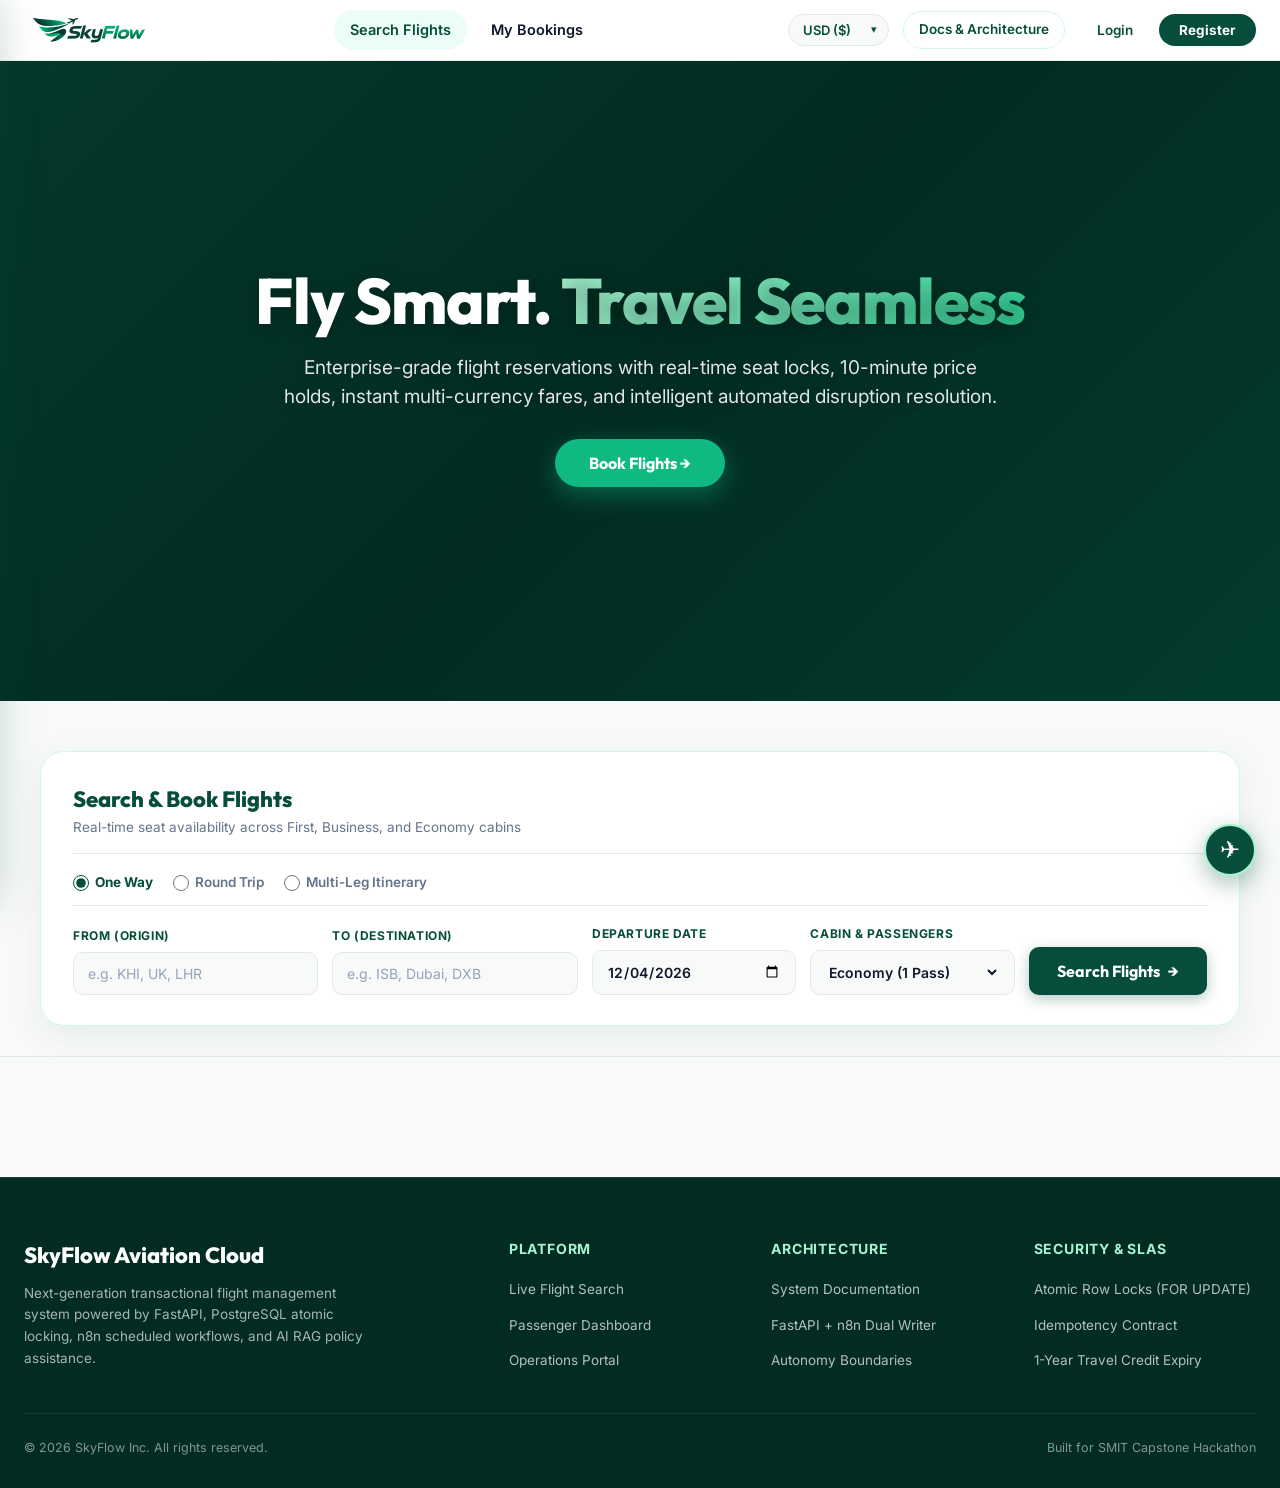
<file: frontend/index.html>
<!DOCTYPE html>
<html lang="en">
<head>
  <meta charset="UTF-8" />
  <meta name="viewport" content="width=device-width, initial-scale=1.0" />
  <title>SkyFlow — Fly Smart. Travel Seamless.</title>
  
  <!-- Favicon -->
  <link rel="icon" type="image/png" href="assets/favicon.png?v=2" />
  <link rel="shortcut icon" href="assets/favicon.png?v=2" type="image/png" />
  <link rel="apple-touch-icon" href="assets/favicon.png?v=2" />
  
  <!-- Stylesheets -->
  <link rel="stylesheet" href="css/style.css" />
  <link rel="stylesheet" href="css/components.css" />
  <link rel="stylesheet" href="css/seatmap.css" />
  <link rel="stylesheet" href="css/admin.css" />
</head>
<body>

  <!-- ==========================================================================
       SITE HEADER / NAVBAR
       ========================================================================== -->
  <header class="site-header" id="site-header">
    <div class="nav-container">
      
      <!-- Brand Logo (Only Logo Image) -->
      <div class="brand-wrapper" onclick="App.navigate('search')">
        <img src="assets/Logo.png" alt="SkyFlow Logo" class="brand-logo-img" />
      </div>

      <!-- Navigation Links -->
      <nav>
        <ul class="nav-links">
          <li class="nav-item">
            <a href="javascript:void(0)" class="nav-link active" id="nav-search" onclick="App.navigate('search')">
              Search Flights
            </a>
          </li>
          <li class="nav-item">
            <a href="javascript:void(0)" class="nav-link" id="nav-bookings" onclick="App.navigate('bookings')">
              My Bookings
            </a>
          </li>
          <li class="nav-item">
            <a href="javascript:void(0)" class="nav-link admin-only" id="nav-admin" style="display: none;" onclick="App.navigate('admin')">
              Admin Operations Portal
            </a>
          </li>
        </ul>
      </nav>

      <!-- Right Navigation Actions -->
      <div class="nav-actions">
        
        <!-- Multi-Currency Selector -->
        <div class="currency-select-wrapper" title="Change Display Currency">
          <select id="currency-selector" class="currency-dropdown" onchange="SearchModule.handleCurrencyChange(this.value)">
            <option value="USD">USD ($)</option>
            <option value="PKR">PKR (Rs)</option>
            <option value="EUR">EUR (€)</option>
            <option value="GBP">GBP (£)</option>
            <option value="AED">AED (د.إ)</option>
            <option value="SAR">SAR (﷼)</option>
            <option value="CAD">CAD ($)</option>
          </select>
        </div>

        <!-- How It Works / Docs CTA -->
        <a href="docs.html" class="btn-docs" title="Read Complete Architecture & Documentation">
          Docs & Architecture
        </a>

        <!-- Auth Area (Dynamic based on login status) -->
        <div id="auth-area">
          <div class="auth-buttons-group" id="guest-auth-buttons">
            <button type="button" class="btn-login" onclick="AuthModule.openLoginModal()">Login</button>
            <button type="button" class="btn-register" onclick="AuthModule.openRegisterModal()">Register</button>
          </div>

          <div class="user-menu-wrapper" id="user-menu-wrapper">
            <div class="user-profile-pill" id="user-profile-pill" style="display: none;" onclick="AuthModule.toggleUserDropdown(event)" title="Click for User Menu">
              <div class="user-avatar-circle" id="user-avatar-initials">U</div>
              <div class="user-pill-info">
                <span class="user-pill-name" id="user-pill-name">User</span>
                <span class="user-pill-role" id="user-pill-role">PASSENGER</span>
              </div>
              <span class="user-pill-chevron" id="user-pill-chevron">▾</span>
            </div>

            <!-- User Dropdown Popup -->
            <div class="user-dropdown-menu" id="user-dropdown-menu">
              <div class="user-dropdown-header">
                <div class="user-avatar-circle user-avatar-dropdown" id="dropdown-user-avatar">U</div>
                <div class="user-dropdown-info">
                  <div class="user-dropdown-name" id="dropdown-user-name">User Name</div>
                  <div class="user-dropdown-email" id="dropdown-user-email">user@email.com</div>
                  <span class="user-dropdown-role-badge" id="dropdown-user-role">PASSENGER</span>
                </div>
              </div>
              
              <div class="user-dropdown-divider"></div>
              
              <ul class="user-dropdown-list">
                <li>
                  <a href="javascript:void(0)" class="user-dropdown-item" onclick="App.navigate('bookings'); AuthModule.closeUserDropdown();">
                    My Bookings
                  </a>
                </li>
                <li id="dropdown-admin-link" style="display: none;">
                  <a href="javascript:void(0)" class="user-dropdown-item" onclick="App.navigate('admin'); AuthModule.closeUserDropdown();">
                    🛡️ Admin Operations Portal &rarr;
                  </a>
                </li>
              </ul>

              <div class="user-dropdown-divider"></div>

              <button type="button" class="user-dropdown-logout-btn" onclick="AuthModule.logout(); AuthModule.closeUserDropdown();">
                Log Out
              </button>
            </div>
          </div>
        </div>

        <!-- Mobile Hamburger Menu Button -->
        <button type="button" class="mobile-nav-toggle" id="mobile-nav-toggle" onclick="App.toggleMobileMenu(true)" aria-label="Open Navigation Menu">
          <span></span>
          <span></span>
          <span></span>
        </button>

      </div>
    </div>
  </header>

  <!-- Mobile Backdrop & Drawer -->
  <div class="mobile-nav-backdrop" id="mobile-nav-backdrop" onclick="App.toggleMobileMenu(false)"></div>

  <aside class="mobile-nav-drawer" id="mobile-nav-drawer">
    <div class="mobile-drawer-header">
      <div class="brand-wrapper" onclick="App.navigate('search'); App.toggleMobileMenu(false);">
        <img src="assets/Logo.png" alt="SkyFlow Logo" class="brand-logo-img" style="height: 48px;" />
      </div>
      <button class="mobile-drawer-close" onclick="App.toggleMobileMenu(false)" aria-label="Close Menu">✕</button>
    </div>

    <div class="mobile-drawer-body">
      <ul class="mobile-nav-links">
        <li>
          <a href="javascript:void(0)" class="mobile-nav-link active" id="mob-nav-search" onclick="App.navigate('search'); App.toggleMobileMenu(false);">
            Search Flights
          </a>
        </li>
        <li>
          <a href="javascript:void(0)" class="mobile-nav-link" id="mob-nav-bookings" onclick="App.navigate('bookings'); App.toggleMobileMenu(false);">
            My Bookings
          </a>
        </li>
        <li>
          <a href="javascript:void(0)" class="mobile-nav-link admin-only" id="mob-nav-admin" style="display: none;" onclick="App.navigate('admin'); App.toggleMobileMenu(false);">
            Admin Operations Portal
          </a>
        </li>
        <li>
          <a href="docs.html" class="mobile-nav-link">
            Docs & Architecture
          </a>
        </li>
      </ul>

      <div class="mobile-drawer-divider"></div>

      <!-- Currency Switcher for Mobile -->
      <div class="mobile-drawer-section">
        <label class="mobile-section-label">Display Currency</label>
        <div class="currency-select-wrapper" style="width: 100%;">
          <select id="mobile-currency-selector" class="currency-dropdown" style="width: 100%; justify-content: space-between;" onchange="SearchModule.handleCurrencyChange(this.value); const d = document.getElementById('currency-selector'); if(d) d.value = this.value;">
            <option value="USD">USD ($)</option>
            <option value="PKR">PKR (Rs)</option>
            <option value="EUR">EUR (€)</option>
            <option value="GBP">GBP (£)</option>
            <option value="AED">AED (د.إ)</option>
            <option value="SAR">SAR (﷼)</option>
            <option value="CAD">CAD ($)</option>
          </select>
        </div>
      </div>

      <div class="mobile-drawer-divider"></div>

      <!-- Auth Section on Mobile Drawer -->
      <div class="mobile-drawer-section">
        <div id="mobile-guest-buttons" class="mobile-auth-stack">
          <button type="button" class="btn-primary-full" onclick="App.toggleMobileMenu(false); AuthModule.openLoginModal();">Login</button>
          <button type="button" class="btn-secondary-full" onclick="App.toggleMobileMenu(false); AuthModule.openRegisterModal();">Create Account</button>
        </div>

        <div id="mobile-user-card" class="mobile-user-profile-box" style="display: none;">
          <div class="mobile-user-profile-info">
            <div class="user-avatar-circle" id="mobile-user-avatar">U</div>
            <div>
              <div class="mobile-user-name" id="mobile-user-name">User</div>
              <div class="mobile-user-role" id="mobile-user-role">PASSENGER</div>
            </div>
          </div>
          <button type="button" class="btn-logout-mobile" onclick="App.toggleMobileMenu(false); AuthModule.logout();">Logout</button>
        </div>
      </div>
    </div>
  </aside>

  <!-- ==========================================================================
       HERO SECTION WITH VIDEO BACKGROUND
       ========================================================================== -->
  <section class="hero-section" id="hero-section">
    <!-- Video Player (Autoplay, Loop, Sound Muted) -->
    <video class="hero-video-bg" autoplay loop muted playsinline preload="auto">
      <source src="assets/Hero Section BG vedio.mp4" type="video/mp4" />
      Your browser does not support HTML5 video.
    </video>

    <!-- Deep Green Frosted Gradient Overlay -->
    <div class="hero-overlay"></div>

    <!-- Center Hero Content -->
    <div class="hero-content-wrapper">
      <!-- <div class="hero-badge">
        Real-Time Atomic Aviation Engine
      </div> -->
      
      <h1 class="hero-title">
        Fly Smart. <span>Travel Seamless</span>
      </h1>
      
      <p class="hero-subtitle">
        Enterprise-grade flight reservations with real-time seat locks, 10-minute price holds, instant multi-currency fares, and intelligent automated disruption resolution.
      </p>

      <div style="margin-top: 24px;">
        <button type="button" class="btn-hero-cta" onclick="document.getElementById('flight-search-section').scrollIntoView({behavior:'smooth'})">
          Book Flights &rarr;
        </button>
      </div>
    </div>
  </section>

  <!-- ==========================================================================
       DEDICATED FLIGHT SEARCH SECTION (Below Hero)
       ========================================================================== -->
  <section class="flight-search-section" id="flight-search-section">
    <div class="search-section-container">
      
      <div class="search-widget-card">
        
        <div class="search-widget-header">
          <h2 style="font-family: var(--font-heading); font-size: 22px; font-weight: 800; color: var(--color-primary);">
            Search & Book Flights
          </h2>
          <p style="font-size: 13.5px; color: var(--color-text-muted);">
            Real-time seat availability across First, Business, and Economy cabins
          </p>
        </div>

        <form id="hero-search-form" onsubmit="SearchModule.handleSearchSubmit(event)" style="margin-top: 18px;">
          
          <div class="search-trip-type-bar">
            <label class="trip-option-label active">
              <input type="radio" name="tripType" value="oneWay" checked /> One Way
            </label>
            <label class="trip-option-label">
              <input type="radio" name="tripType" value="roundTrip" /> Round Trip
            </label>
            <label class="trip-option-label">
              <input type="radio" name="tripType" value="multiLeg" /> Multi-Leg Itinerary
            </label>
          </div>

          <div class="search-form-grid">
            
            <!-- Origin -->
            <div class="search-field-group">
              <label class="field-label">From (Origin)</label>
              <div class="field-input-box">
                <input type="text" id="search-origin" placeholder="e.g. KHI, UK, LHR" required />
              </div>
            </div>

            <!-- Destination -->
            <div class="search-field-group">
              <label class="field-label">To (Destination)</label>
              <div class="field-input-box">
                <input type="text" id="search-destination" placeholder="e.g. ISB, Dubai, DXB" required />
              </div>
            </div>

            <!-- Departure Date -->
            <div class="search-field-group">
              <label class="field-label">Departure Date</label>
              <div class="field-input-box">
                <input type="date" id="search-date" required />
              </div>
            </div>

            <!-- Class & Passengers -->
            <div class="search-field-group">
              <label class="field-label">Cabin & Passengers</label>
              <div class="field-input-box">
                <select id="search-class">
                  <option value="ECONOMY">Economy (1 Pass)</option>
                  <option value="BUSINESS">Business (1 Pass)</option>
                  <option value="FIRST">First Class (1 Pass)</option>
                </select>
              </div>
            </div>

            <!-- Submit Button -->
            <button type="submit" class="btn-search-flights" id="btn-search-submit">
              <span>Search Flights</span> &rarr;
            </button>

          </div>
        </form>

      </div>

    </div>
  </section>

  <!-- ==========================================================================
       MAIN VIEW CONTAINER (Dynamic Sections Render Here)
       ========================================================================== -->
  <main class="main-container" id="main-content">
    
    <!-- Section 1: Search Results View -->
    <section id="view-search-results" style="display: none;">
      <div class="section-header" style="display: flex; justify-content: space-between; align-items: flex-end;">
        <div>
          <h2 class="section-title" id="search-results-heading">Available Flights</h2>
          <p class="section-subtitle" id="search-results-subheading">Showing live flight availability with real-time seat inventory</p>
        </div>
        <div id="search-results-currency-badge" class="badge badge-success">Displaying in USD ($)</div>
      </div>
      
      <div id="flight-cards-container" class="flight-cards-grid">
        <!-- Dynamic Flight Cards Injected via JS -->
      </div>
    </section>

    <!-- Section 2: Interactive Seat Map View -->
    <section id="view-seat-map" style="display: none;">
      <!-- Dynamic Seat Map Injected via JS -->
    </section>

    <!-- Section 3: Passenger Dashboard & Bookings View -->
    <section id="view-passenger-dashboard" style="display: none;">
      <!-- Dynamic Dashboard Injected via JS -->
    </section>

    <!-- Section 4: Admin Portal View -->
    <section id="view-admin-portal" style="display: none;">
      <!-- Dynamic Admin Panel Injected via JS -->
    </section>

  </main>

  <!-- ==========================================================================
       MODALS: AUTH (LOGIN & REGISTER)
       ========================================================================== -->
  
  <!-- Login Modal -->
  <div class="modal-overlay" id="modal-login">
    <div class="modal-card">
      <div class="modal-header">
        <h3 class="modal-title">Sign In to SkyFlow</h3>
        <button class="modal-close-btn" onclick="AuthModule.closeModals()">✕</button>
      </div>
      <div class="modal-body">
        <form id="form-login" onsubmit="AuthModule.handleLogin(event)">
          <div class="form-group">
            <label class="form-label">Email Address</label>
            <input type="email" id="login-email" class="form-input" placeholder="admin@gmail.com or passenger@gmail.com" required />
          </div>
          <div class="form-group" style="margin-top: 16px;">
            <label class="form-label">Password</label>
            <input type="password" id="login-password" class="form-input" placeholder="••••••••" required />
          </div>
          
          <div style="margin-top: 14px; font-size: 12.5px; color: var(--color-text-muted); background: var(--color-accent-soft); padding: 10px; border-radius: var(--radius-sm);">
            💡 <b>Super Admin Demo:</b> <code>admin@gmail.com</code> / <code>123@#$</code>
          </div>

          <button type="submit" id="btn-login-submit" class="btn-primary-full" style="margin-top: 20px;">
            Login to Account
          </button>
          
          <p style="text-align: center; margin-top: 16px; font-size: 13.5px; color: var(--color-text-muted);">
            Don't have an account? <a href="javascript:void(0)" onclick="AuthModule.switchToRegister()" style="color: var(--color-accent-hover); font-weight: 700;">Register here</a>
          </p>
        </form>
      </div>
    </div>
  </div>

  <!-- Register Modal -->
  <div class="modal-overlay" id="modal-register">
    <div class="modal-card">
      <div class="modal-header">
        <h3 class="modal-title">Create Passenger Account</h3>
        <button class="modal-close-btn" onclick="AuthModule.closeModals()">✕</button>
      </div>
      <div class="modal-body">
        <form id="form-register" onsubmit="AuthModule.handleRegister(event)">
          <div class="form-group">
            <label class="form-label">Full Name</label>
            <input type="text" id="reg-name" class="form-input" placeholder="e.g. Ali Khan" required />
          </div>
          <div class="form-group" style="margin-top: 14px;">
            <label class="form-label">Email Address</label>
            <input type="email" id="reg-email" class="form-input" placeholder="e.g. passenger@gmail.com" required />
          </div>
          <div class="form-group" style="margin-top: 14px;">
            <label class="form-label">Password</label>
            <input type="password" id="reg-password" class="form-input" placeholder="Create strong password" required />
          </div>

          <button type="submit" id="btn-register-submit" class="btn-primary-full" style="margin-top: 20px;">
            Create Account
          </button>
          
          <p style="text-align: center; margin-top: 16px; font-size: 13.5px; color: var(--color-text-muted);">
            Already have an account? <a href="javascript:void(0)" onclick="AuthModule.switchToLogin()" style="color: var(--color-accent-hover); font-weight: 700;">Sign in</a>
          </p>
        </form>
      </div>
    </div>
  </div>

  <!-- ==========================================================================
       FLOATING AI ASSISTANT (RAG POLICY AGENT)
       ========================================================================== -->
  <button type="button" class="ai-chat-bubble" id="ai-chat-bubble" onclick="ChatModule.toggleChatWindow()" title="Ask SkyFlow AI Assistant" aria-label="Open SkyFlow AI Assistant">
    <span class="ai-bubble-icon">✈</span>
  </button>

  <div class="ai-chat-window" id="ai-chat-window">
    <div class="ai-chat-header">
      <div class="ai-chat-title-group">
        <div class="ai-status-dot"></div>
        <div>
          <div class="ai-chat-title">SkyFlow Policy AI</div>
          
        </div>
      </div>
      <button class="ai-chat-close-btn" onclick="ChatModule.toggleChatWindow()">✕</button>
    </div>
    
    <div class="ai-chat-messages" id="ai-chat-messages">
      <div class="ai-msg ai-msg-bot">
        Hello! I am your SkyFlow AI Airline Assistant. Ask me anything about flight baggage allowances, cancellation rules, or refund policies!
      </div>
    </div>

    <form class="ai-chat-input-bar" onsubmit="ChatModule.handleSendMessage(event)">
      <input type="text" id="ai-input-text" placeholder="Ask about baggage or refund policies..." autocomplete="off" required />
      <button type="submit" class="ai-btn-send">➤</button>
    </form>
  </div>

  <!-- ==========================================================================
       TOAST CONTAINER FOR NOTIFICATIONS
       ========================================================================== -->
  <div class="toast-container" id="toast-container"></div>

  <!-- ==========================================================================
       SITE FOOTER
       ========================================================================== -->
  <footer class="site-footer">
    <div class="footer-container">
      <div class="footer-grid">
        <div>
          <div class="footer-brand-title">SkyFlow Aviation Cloud</div>
          <p class="footer-desc">
            Next-generation transactional flight management system powered by FastAPI, PostgreSQL atomic locking, n8n scheduled workflows, and AI RAG policy assistance.
          </p>
        </div>
        <div>
          <h4 class="footer-heading">Platform</h4>
          <ul class="footer-links-list">
            <li class="footer-link-item"><a href="javascript:void(0)" onclick="App.navigate('search')">Live Flight Search</a></li>
            <li class="footer-link-item"><a href="javascript:void(0)" onclick="App.navigate('bookings')">Passenger Dashboard</a></li>
            <li class="footer-link-item"><a href="javascript:void(0)" onclick="App.navigate('admin')">Operations Portal</a></li>
          </ul>
        </div>
        <div>
          <h4 class="footer-heading">Architecture</h4>
          <ul class="footer-links-list">
            <li class="footer-link-item"><a href="docs.html">System Documentation</a></li>
            <li class="footer-link-item"><a href="docs.html#dual-writer">FastAPI + n8n Dual Writer</a></li>
            <li class="footer-link-item"><a href="docs.html#autonomy">Autonomy Boundaries</a></li>
          </ul>
        </div>
        <div>
          <h4 class="footer-heading">Security & SLAs</h4>
          <ul class="footer-links-list">
            <li class="footer-link-item"><a href="javascript:void(0)">Atomic Row Locks (FOR UPDATE)</a></li>
            <li class="footer-link-item"><a href="javascript:void(0)">Idempotency Contract</a></li>
            <li class="footer-link-item"><a href="javascript:void(0)">1-Year Travel Credit Expiry</a></li>
          </ul>
        </div>
      </div>

      <div class="footer-bottom-bar">
        <span>&copy; 2026 SkyFlow Inc. All rights reserved.</span>
        <span>Built for SMIT Capstone Hackathon</span>
      </div>
    </div>
  </footer>

  <!-- Scripts -->
  <script src="js/config.js"></script>
  <script src="js/api.js"></script>
  <script src="js/auth.js"></script>
  <script src="js/search.js"></script>
  <script src="js/booking.js"></script>
  <script src="js/dashboard.js"></script>
  <script src="js/admin.js"></script>
  <script src="js/chat.js"></script>
  <script src="js/app.js"></script>

</body>
</html>
</file>
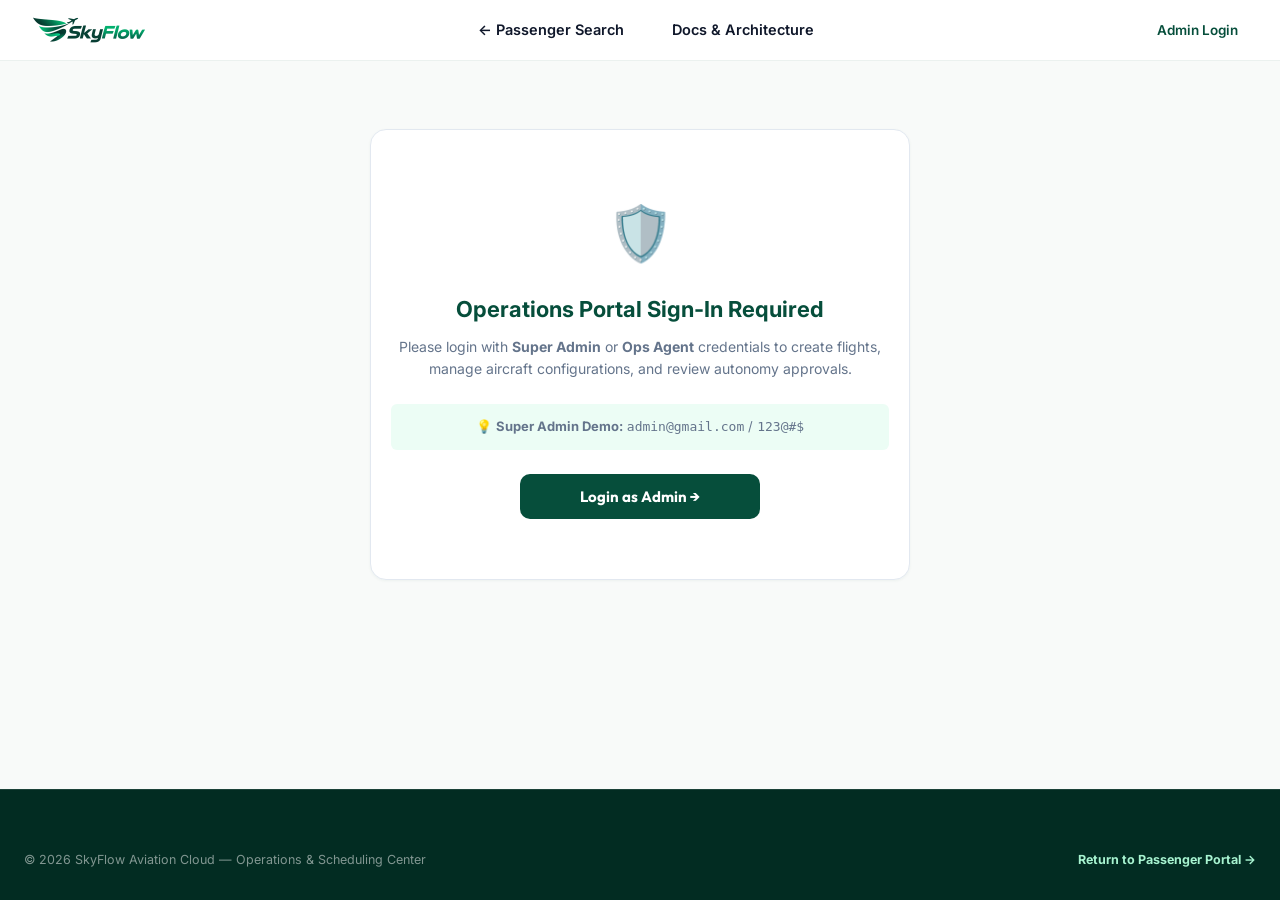
<file: frontend/admin.html>
<!DOCTYPE html>
<html lang="en">
<head>
  <meta charset="UTF-8" />
  <meta name="viewport" content="width=device-width, initial-scale=1.0" />
  <title>SkyFlow — Operations & Admin Portal</title>
  
  <!-- Favicon -->
  <link rel="icon" type="image/png" href="assets/favicon.png?v=2" />
  <link rel="shortcut icon" href="assets/favicon.png?v=2" type="image/png" />
  <link rel="apple-touch-icon" href="assets/favicon.png?v=2" />
  
  <!-- Stylesheets -->
  <link rel="stylesheet" href="css/style.css" />
  <link rel="stylesheet" href="css/components.css" />
  <link rel="stylesheet" href="css/seatmap.css" />
  <link rel="stylesheet" href="css/admin.css" />
</head>
<body style="background: var(--color-canvas); min-height: 100vh; display: flex; flex-direction: column;">

  <!-- ==========================================================================
       ADMIN HEADER / NAVBAR
       ========================================================================== -->
  <header class="site-header" id="site-header">
    <div class="nav-container">
      
      <!-- Brand Logo -->
      <div class="brand-wrapper" onclick="window.location.href='index.html'">
        <img src="assets/Logo.png" alt="SkyFlow Logo" class="brand-logo-img" />
      </div>

      <!-- Navigation Links -->
      <nav>
        <ul class="nav-links">
          <li class="nav-item">
            <a href="index.html" class="nav-link">
              &larr; Passenger Search
            </a>
          </li>
          <li class="nav-item">
            <a href="admin.html" class="nav-link active" id="nav-admin">
              Operations Portal
            </a>
          </li>
          <li class="nav-item">
            <a href="docs.html" class="nav-link">
              Docs & Architecture
            </a>
          </li>
        </ul>
      </nav>

      <!-- Right Navigation Actions -->
      <div class="nav-actions">
        
        <!-- Auth Area -->
        <div id="auth-area">
          <div class="auth-buttons-group" id="guest-auth-buttons">
            <button type="button" class="btn-login" onclick="AuthModule.openLoginModal()">Admin Login</button>
          </div>

          <div class="user-menu-wrapper" id="user-menu-wrapper">
            <div class="user-profile-pill" id="user-profile-pill" style="display: none;" onclick="AuthModule.toggleUserDropdown(event)" title="Click for User Menu">
              <div class="user-avatar-circle" id="user-avatar-initials">A</div>
              <div class="user-pill-info">
                <span class="user-pill-name" id="user-pill-name">Admin</span>
                <span class="user-pill-role" id="user-pill-role">SUPER_ADMIN</span>
              </div>
              <span class="user-pill-chevron" id="user-pill-chevron">▾</span>
            </div>

            <!-- User Dropdown Popup -->
            <div class="user-dropdown-menu" id="user-dropdown-menu">
              <div class="user-dropdown-header">
                <div class="user-avatar-circle user-avatar-dropdown" id="dropdown-user-avatar">A</div>
                <div class="user-dropdown-info">
                  <div class="user-dropdown-name" id="dropdown-user-name">Admin</div>
                  <div class="user-dropdown-email" id="dropdown-user-email">admin@gmail.com</div>
                  <span class="user-dropdown-role-badge" id="dropdown-user-role">SUPER_ADMIN</span>
                </div>
              </div>
              
              <div class="user-dropdown-divider"></div>
              
              <ul class="user-dropdown-list">
                <li>
                  <a href="index.html" class="user-dropdown-item">
                    Passenger View & Search
                  </a>
                </li>
                <li>
                  <a href="admin.html" class="user-dropdown-item active">
                    Operations Portal
                  </a>
                </li>
              </ul>

              <div class="user-dropdown-divider"></div>

              <button type="button" class="user-dropdown-logout-btn" onclick="AuthModule.logout(); AuthModule.closeUserDropdown(); window.location.href='index.html';">
                Log Out
              </button>
            </div>
          </div>
        </div>

      </div>
    </div>
  </header>

  <!-- ==========================================================================
       ADMIN PORTAL MAIN CONTENT
       ========================================================================== -->
  <main class="main-container" style="flex: 1; padding-top: 28px; padding-bottom: 60px;">
    
    <section id="view-admin-portal">
      <!-- Admin Content Dynamically Rendered by AdminModule.init() -->
      <div style="text-align: center; padding: 60px; color: var(--color-text-muted);">
        <div class="btn-spinner" style="width: 32px; height: 32px; border-width: 3px; border-top-color: var(--color-primary); margin: 0 auto 16px;"></div>
        Loading Operations Portal...
      </div>
    </section>

  </main>

  <!-- ==========================================================================
       LOGIN MODAL (For Unauthenticated Direct Access)
       ========================================================================== -->
  <div class="modal-overlay" id="modal-login">
    <div class="modal-card">
      <div class="modal-header">
        <h3 class="modal-title">Sign In to Operations Portal</h3>
        <button class="modal-close-btn" onclick="AuthModule.closeModals()">✕</button>
      </div>
      <div class="modal-body">
        <form id="form-login" onsubmit="AuthModule.handleLogin(event)">
          <div class="form-group">
            <label class="form-label">Admin Email Address</label>
            <input type="email" id="login-email" class="form-input" value="admin@gmail.com" required />
          </div>
          <div class="form-group" style="margin-top: 16px;">
            <label class="form-label">Password</label>
            <input type="password" id="login-password" class="form-input" value="123@#$" required />
          </div>
          
          <div style="margin-top: 14px; font-size: 12.5px; color: var(--color-text-muted); background: var(--color-accent-soft); padding: 10px; border-radius: var(--radius-sm);">
            💡 <b>Super Admin Credentials:</b> <code>admin@gmail.com</code> / <code>123@#$</code>
          </div>

          <button type="submit" id="btn-login-submit" class="btn-primary-full" style="margin-top: 20px;">
            Login & Open Operations
          </button>
        </form>
      </div>
    </div>
  </div>

  <!-- Register Modal Stub -->
  <div class="modal-overlay" id="modal-register"></div>

  <!-- Toast Container -->
  <div class="toast-container" id="toast-container"></div>

  <!-- Footer -->
  <footer class="site-footer" style="margin-top: auto;">
    <div class="footer-container">
      <div class="footer-bottom-bar" style="border: none; padding-top: 0;">
        <span>&copy; 2026 SkyFlow Aviation Cloud — Operations & Scheduling Center</span>
        <span><a href="index.html" style="color: var(--color-accent-light); font-weight: 700;">Return to Passenger Portal &rarr;</a></span>
      </div>
    </div>
  </footer>

  <!-- Scripts -->
  <script src="js/config.js"></script>
  <script src="js/api.js"></script>
  <script src="js/auth.js"></script>
  <script src="js/admin.js"></script>
  <script>
    // App router stub for admin.html
    const App = {
      showView(viewId) {
        const el = document.getElementById(`view-${viewId}`);
        if (el) el.style.display = 'block';
      },
      navigate(viewName) {
        if (viewName === 'search' || viewName === 'bookings') {
          window.location.href = `index.html#${viewName}`;
        } else {
          AdminModule.init();
        }
      }
    };

    document.addEventListener('DOMContentLoaded', () => {
      AuthModule.init();
      AdminModule.init();
    });
  </script>

</body>
</html>
</file>
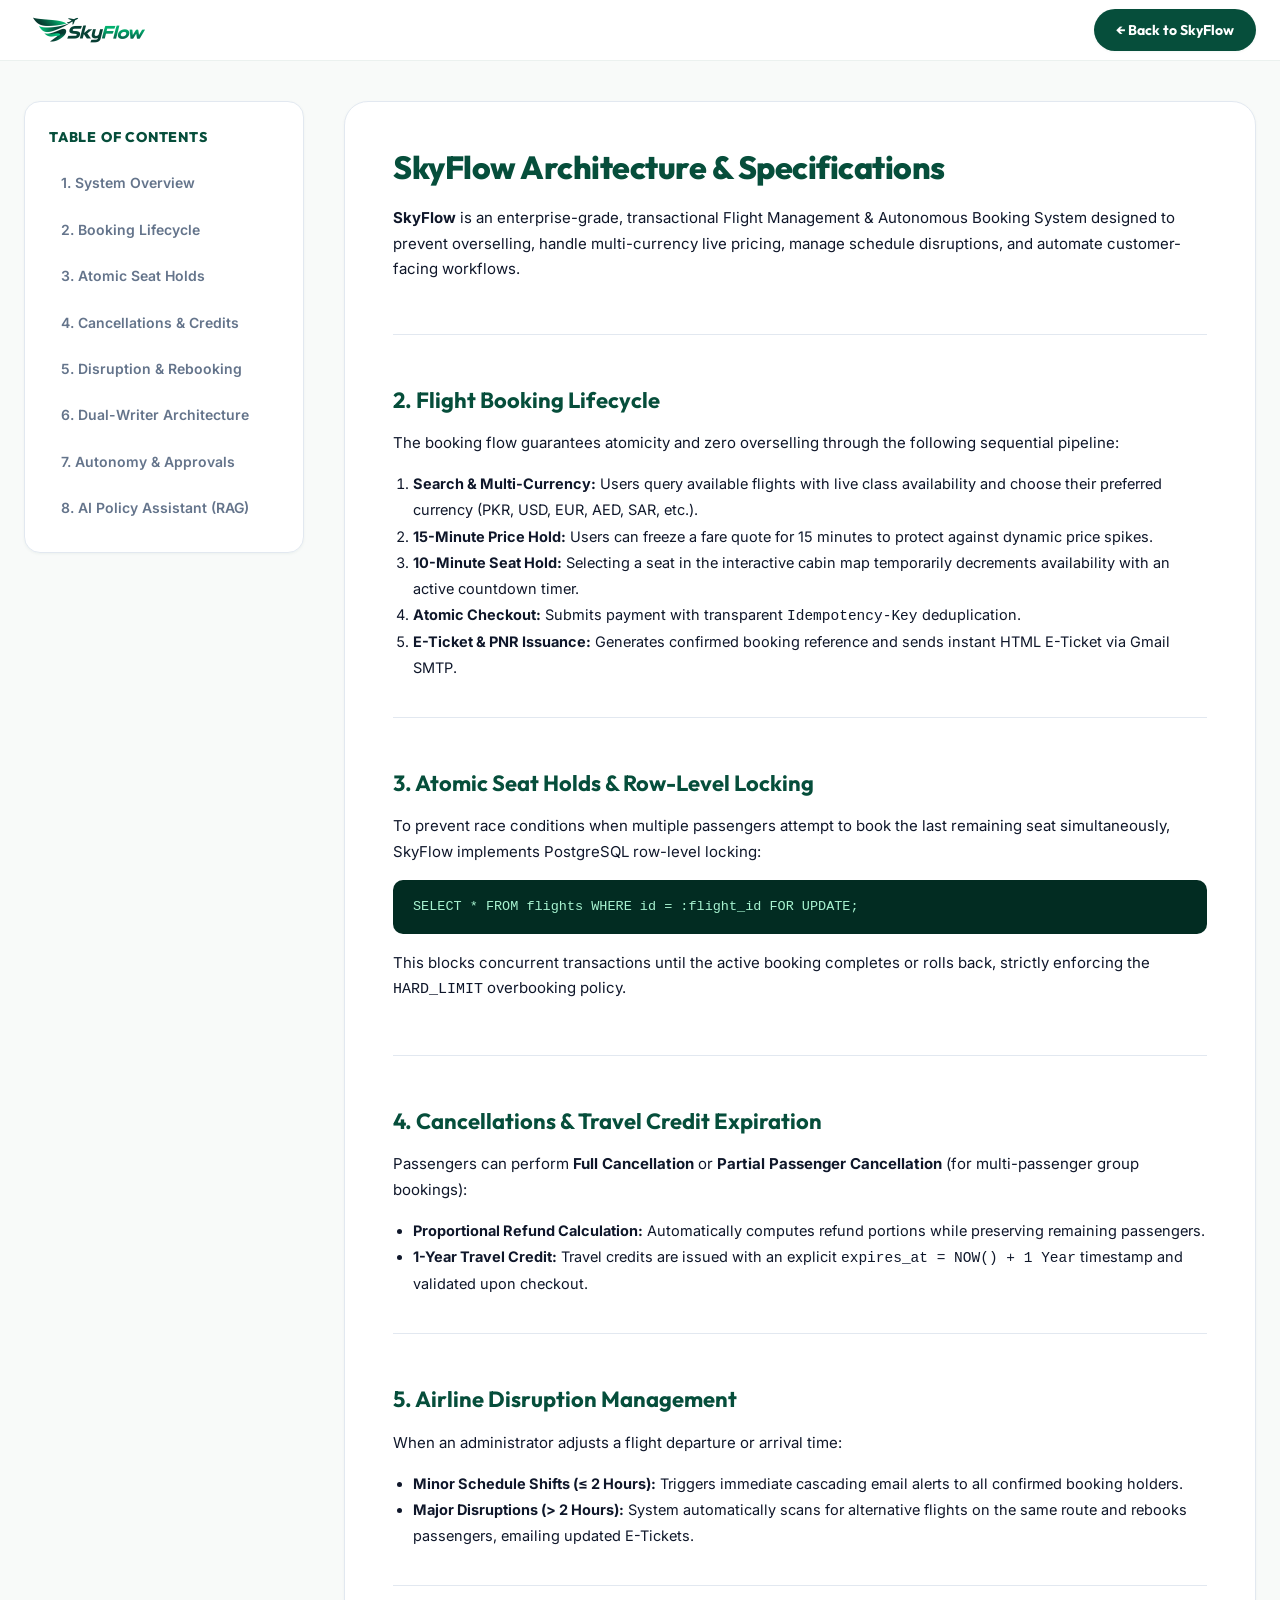
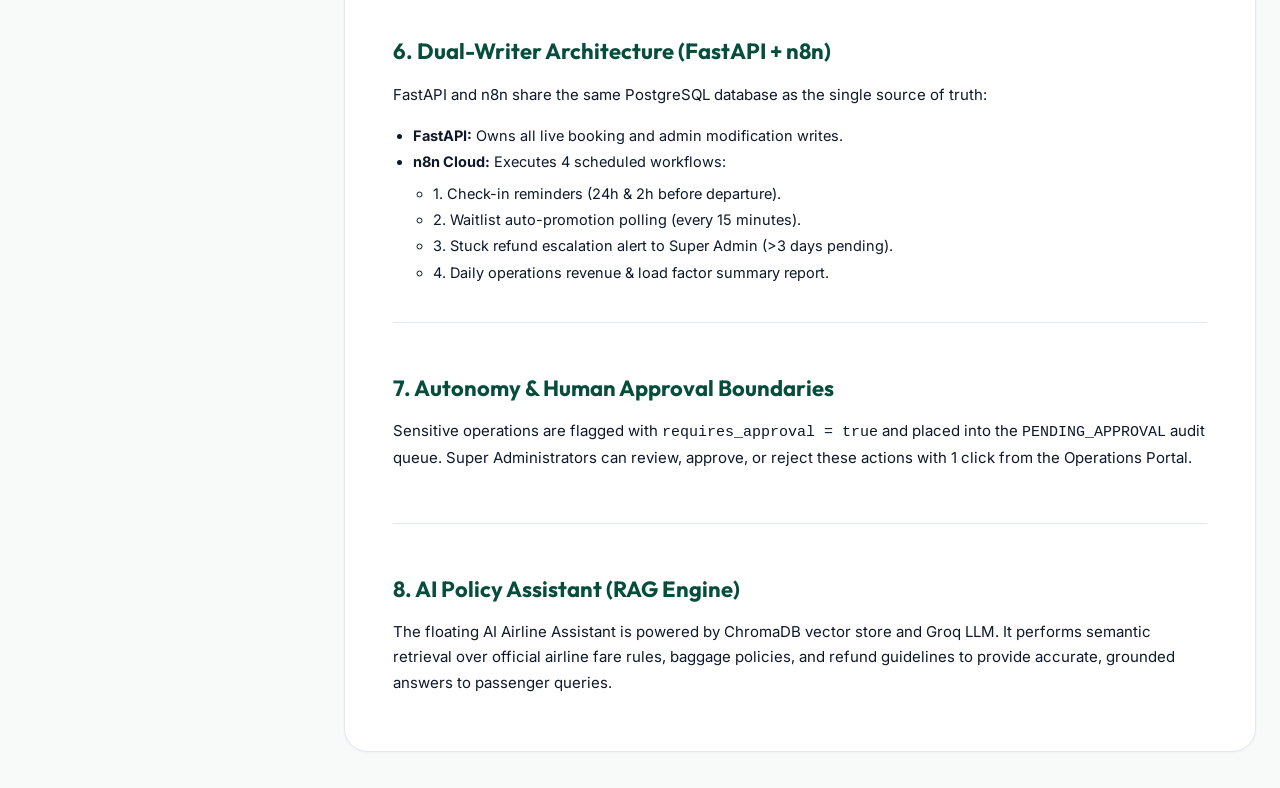
<file: frontend/docs.html>
<!DOCTYPE html>
<html lang="en">
<head>
  <meta charset="UTF-8" />
  <meta name="viewport" content="width=device-width, initial-scale=1.0" />
  <title>SkyFlow Documentation & Architecture — How It Works</title>
  
  <!-- Favicon -->
  <link rel="icon" type="image/png" href="assets/favicon.png?v=2" />
  <link rel="shortcut icon" href="assets/favicon.png?v=2" type="image/png" />
  <link rel="apple-touch-icon" href="assets/favicon.png?v=2" />
  <link rel="stylesheet" href="css/style.css" />
  <link rel="stylesheet" href="css/components.css" />

  <style>
    .docs-layout {
      display: grid;
      grid-template-columns: 280px 1fr;
      gap: 40px;
      max-width: 1320px;
      margin: 40px auto;
      padding: 0 24px;
    }

    .docs-sidebar {
      position: sticky;
      top: 80px;
      height: fit-content;
      background: var(--color-white);
      border: 1px solid var(--color-border);
      border-radius: var(--radius-lg);
      padding: 24px;
      box-shadow: var(--shadow-sm);
    }

    .docs-sidebar-title {
      font-family: var(--font-heading);
      font-size: 14px;
      font-weight: 800;
      text-transform: uppercase;
      letter-spacing: 0.8px;
      color: var(--color-primary);
      margin-bottom: 16px;
    }

    .docs-nav-list {
      list-style: none;
      display: flex;
      flex-direction: column;
      gap: 8px;
    }

    .docs-nav-link {
      font-size: 14px;
      font-weight: 600;
      color: var(--color-text-muted);
      padding: 8px 12px;
      border-radius: var(--radius-md);
      transition: all var(--transition-fast);
      display: block;
    }

    .docs-nav-link:hover {
      background: var(--color-accent-soft);
      color: var(--color-primary);
    }

    .docs-content {
      background: var(--color-white);
      border: 1px solid var(--color-border);
      border-radius: var(--radius-xl);
      padding: 40px 48px;
      box-shadow: var(--shadow-sm);
    }

    .docs-section {
      margin-bottom: 48px;
      padding-bottom: 36px;
      border-bottom: 1px solid var(--color-border);
    }

    .docs-section:last-child {
      border-bottom: none;
      margin-bottom: 0;
      padding-bottom: 0;
    }

    .docs-heading-1 {
      font-family: var(--font-heading);
      font-size: 32px;
      font-weight: 800;
      color: var(--color-primary);
      margin-bottom: 12px;
      letter-spacing: -0.5px;
    }

    .docs-heading-2 {
      font-family: var(--font-heading);
      font-size: 22px;
      font-weight: 700;
      color: var(--color-primary);
      margin: 24px 0 12px;
    }

    .docs-paragraph {
      font-size: 15px;
      color: var(--color-text-main);
      line-height: 1.7;
      margin-bottom: 16px;
    }

    .code-callout {
      background: var(--color-primary-dark);
      color: #A7F3D0;
      padding: 16px 20px;
      border-radius: var(--radius-md);
      font-family: monospace;
      font-size: 13.5px;
      margin: 16px 0;
      overflow-x: auto;
    }

    .info-banner {
      background: var(--color-accent-soft);
      border-left: 4px solid var(--color-accent);
      padding: 16px 20px;
      border-radius: var(--radius-md);
      margin: 20px 0;
      font-size: 14px;
      color: var(--color-primary-dark);
    }

    .btn-back-home {
      display: inline-flex;
      align-items: center;
      gap: 8px;
      padding: 10px 22px;
      background: var(--color-primary);
      color: var(--color-white);
      border-radius: var(--radius-full);
      font-family: var(--font-heading);
      font-weight: 700;
      font-size: 14px;
      transition: all var(--transition-fast);
      box-shadow: var(--shadow-sm);
    }

    .btn-back-home:hover {
      background: var(--color-primary-light);
      transform: translateY(-2px);
      box-shadow: var(--shadow-md);
    }

    /* Mobile Docs Sub-Navigation Bar (Below Header) */
    .docs-mobile-subbar {
      display: none;
      align-items: center;
      justify-content: space-between;
      padding: 10px 18px;
      background: rgba(255, 255, 255, 0.96);
      backdrop-filter: blur(12px);
      -webkit-backdrop-filter: blur(12px);
      border-bottom: 1px solid var(--color-border);
      position: sticky;
      top: 52px;
      z-index: 900;
      box-shadow: 0 2px 8px rgba(6, 78, 59, 0.04);
      cursor: pointer;
    }

    .docs-subbar-left {
      display: flex;
      align-items: center;
      gap: 12px;
    }

    .btn-subbar-toggle {
      width: 38px;
      height: 38px;
      border-radius: var(--radius-md);
      background: var(--color-accent-soft);
      border: 1.5px solid rgba(6, 78, 59, 0.15);
      color: var(--color-primary);
      display: flex;
      flex-direction: column;
      justify-content: center;
      align-items: center;
      gap: 4px;
      cursor: pointer;
      transition: all var(--transition-fast);
      padding: 8px;
    }

    .btn-subbar-toggle span {
      display: block;
      width: 18px;
      height: 2.2px;
      background: var(--color-primary);
      border-radius: 2px;
    }

    .docs-subbar-title-group {
      display: flex;
      flex-direction: column;
    }

    .docs-subbar-title {
      font-family: var(--font-heading);
      font-size: 15px;
      font-weight: 800;
      color: var(--color-primary);
      display: flex;
      align-items: center;
      gap: 6px;
    }

    .docs-subbar-subtitle {
      font-size: 11px;
      color: var(--color-text-muted);
      font-weight: 600;
    }

    .docs-subbar-hint {
      display: flex;
      align-items: center;
      gap: 5px;
      font-size: 12px;
      font-weight: 700;
      color: var(--color-accent-hover);
      background: var(--color-accent-soft);
      padding: 5px 10px;
      border-radius: var(--radius-full);
    }

    .docs-sidebar-header {
      display: none;
      align-items: center;
      justify-content: space-between;
      padding-bottom: 14px;
      margin-bottom: 16px;
      border-bottom: 1.5px solid var(--color-border);
    }

    .docs-close-btn {
      background: var(--color-canvas);
      border: 1px solid var(--color-border);
      color: var(--color-text-main);
      width: 34px;
      height: 34px;
      border-radius: 50%;
      display: flex;
      align-items: center;
      justify-content: center;
      font-size: 16px;
      font-weight: 700;
      cursor: pointer;
      transition: all var(--transition-fast);
    }

    .docs-close-btn:hover {
      background: #FEE2E2;
      color: #DC2626;
      border-color: #FCA5A5;
    }

    .docs-backdrop {
      position: fixed;
      top: 0;
      left: 0;
      width: 100vw;
      height: 100vh;
      background: rgba(6, 78, 59, 0.45);
      backdrop-filter: blur(4px);
      -webkit-backdrop-filter: blur(4px);
      z-index: 2990;
      opacity: 0;
      visibility: hidden;
      transition: all 0.3s ease;
    }

    .docs-backdrop.active {
      opacity: 1;
      visibility: visible;
    }

    @media (max-width: 900px) {
      .docs-mobile-subbar {
        display: flex;
      }
      
      .docs-layout {
        grid-template-columns: 1fr;
        margin: 16px auto;
        padding: 0 16px;
      }

      .docs-sidebar {
        position: fixed;
        top: 0;
        left: 0;
        width: 310px;
        max-width: 85vw;
        height: 100vh;
        z-index: 3000;
        border-radius: 0;
        border: none;
        border-right: 1.5px solid var(--color-border);
        box-shadow: 10px 0 35px rgba(6, 78, 59, 0.25);
        transform: translateX(-105%);
        transition: transform 0.35s cubic-bezier(0.16, 1, 0.3, 1);
        overflow-y: auto;
        padding: 24px 20px;
      }

      .docs-sidebar.open {
        transform: translateX(0);
      }

      .docs-sidebar-header {
        display: flex;
      }

      .docs-sidebar-title {
        margin-bottom: 0;
        font-size: 15px;
      }

      .docs-content {
        padding: 24px 18px;
        border-radius: var(--radius-lg);
      }

      .docs-heading-1 {
        font-size: 24px;
      }

      .docs-heading-2 {
        font-size: 19px;
      }

      .btn-back-home {
        padding: 8px 14px;
        font-size: 12.5px;
      }

      .brand-logo-img {
        height: 48px;
      }
    }
  </style>
</head>
<body>

  <!-- Backdrop for mobile drawer -->
  <div class="docs-backdrop" id="docs-backdrop" onclick="toggleDocsSidebar(false)"></div>

  <!-- Main Site Header -->
  <header class="site-header">
    <div class="nav-container">
      <div class="brand-wrapper" onclick="window.location.href='index.html'">
        <img src="assets/Logo.png" alt="SkyFlow Logo" class="brand-logo-img" />
      </div>

      <div class="nav-actions">
        <a href="index.html" class="btn-back-home">
          &larr; Back to SkyFlow
        </a>
      </div>
    </div>
  </header>

  <!-- Dedicated Mobile Sub-Navigation Bar (Below Main Navbar) -->
  <div class="docs-mobile-subbar" onclick="toggleDocsSidebar(true)" title="Tap to open Table of Contents">
    <div class="docs-subbar-left">
      <button type="button" class="btn-subbar-toggle" aria-label="Open Documentation Menu">
        <span></span>
        <span></span>
        <span></span>
      </button>
      <div class="docs-subbar-title-group">
        <div class="docs-subbar-title">
          <span>SkyFlow Docs</span>
        </div>
        <div class="docs-subbar-subtitle">Tap for Table of Contents</div>
      </div>
    </div>

    <div class="docs-subbar-hint">
      <span>Menu &rarr;</span>
    </div>
  </div>

  <!-- Documentation Layout -->
  <div class="docs-layout">
    
    <!-- Sidebar Navigation Drawer -->
    <aside class="docs-sidebar" id="docs-sidebar">
      <div class="docs-sidebar-header">
        <div class="docs-sidebar-title">Documentation Menu</div>
        <button class="docs-close-btn" onclick="toggleDocsSidebar(false)" aria-label="Close Menu">✕</button>
      </div>

      <div class="docs-sidebar-title desktop-only-title">Table of Contents</div>
      <ul class="docs-nav-list">
        <li><a href="#overview" class="docs-nav-link" onclick="handleDocLinkClick()">1. System Overview</a></li>
        <li><a href="#booking-lifecycle" class="docs-nav-link" onclick="handleDocLinkClick()">2. Booking Lifecycle</a></li>
        <li><a href="#seat-holds" class="docs-nav-link" onclick="handleDocLinkClick()">3. Atomic Seat Holds</a></li>
        <li><a href="#cancellations" class="docs-nav-link" onclick="handleDocLinkClick()">4. Cancellations & Credits</a></li>
        <li><a href="#disruptions" class="docs-nav-link" onclick="handleDocLinkClick()">5. Disruption & Rebooking</a></li>
        <li><a href="#dual-writer" class="docs-nav-link" onclick="handleDocLinkClick()">6. Dual-Writer Architecture</a></li>
        <li><a href="#autonomy" class="docs-nav-link" onclick="handleDocLinkClick()">7. Autonomy & Approvals</a></li>
        <li><a href="#rag-ai" class="docs-nav-link" onclick="handleDocLinkClick()">8. AI Policy Assistant (RAG)</a></li>
      </ul>
    </aside>

    <!-- Main Documentation Content -->
    <main class="docs-content">
      
      <!-- Section 1: Overview -->
      <section class="docs-section" id="overview">
        <h1 class="docs-heading-1">SkyFlow Architecture & Specifications</h1>
        <p class="docs-paragraph">
          <b>SkyFlow</b> is an enterprise-grade, transactional Flight Management & Autonomous Booking System designed to prevent overselling, handle multi-currency live pricing, manage schedule disruptions, and automate customer-facing workflows.
        </p>
        
        <!-- <div class="info-banner">
          💡 <b>Core Philosophy:</b> FastAPI handles all user-triggered, live transactional writes with PostgreSQL row-level locks, while n8n executes scheduled background jobs (reminders, waitlist promotions, and daily reports).
        </div> -->
      </section>

      <!-- Section 2: Booking Lifecycle -->
      <section class="docs-section" id="booking-lifecycle">
        <h2 class="docs-heading-2">2. Flight Booking Lifecycle</h2>
        <p class="docs-paragraph">
          The booking flow guarantees atomicity and zero overselling through the following sequential pipeline:
        </p>
        <ol style="padding-left: 20px; line-height: 1.8; color: var(--color-text-main); font-size: 14.5px;">
          <li><b>Search & Multi-Currency:</b> Users query available flights with live class availability and choose their preferred currency (PKR, USD, EUR, AED, SAR, etc.).</li>
          <li><b>15-Minute Price Hold:</b> Users can freeze a fare quote for 15 minutes to protect against dynamic price spikes.</li>
          <li><b>10-Minute Seat Hold:</b> Selecting a seat in the interactive cabin map temporarily decrements availability with an active countdown timer.</li>
          <li><b>Atomic Checkout:</b> Submits payment with transparent <code>Idempotency-Key</code> deduplication.</li>
          <li><b>E-Ticket & PNR Issuance:</b> Generates confirmed booking reference and sends instant HTML E-Ticket via Gmail SMTP.</li>
        </ol>
      </section>

      <!-- Section 3: Atomic Seat Holds & Locking -->
      <section class="docs-section" id="seat-holds">
        <h2 class="docs-heading-2">3. Atomic Seat Holds & Row-Level Locking</h2>
        <p class="docs-paragraph">
          To prevent race conditions when multiple passengers attempt to book the last remaining seat simultaneously, SkyFlow implements PostgreSQL row-level locking:
        </p>
        <div class="code-callout">
SELECT * FROM flights WHERE id = :flight_id FOR UPDATE;
        </div>
        <p class="docs-paragraph">
          This blocks concurrent transactions until the active booking completes or rolls back, strictly enforcing the <code>HARD_LIMIT</code> overbooking policy.
        </p>
      </section>

      <!-- Section 4: Cancellations & Travel Credits -->
      <section class="docs-section" id="cancellations">
        <h2 class="docs-heading-2">4. Cancellations & Travel Credit Expiration</h2>
        <p class="docs-paragraph">
          Passengers can perform <b>Full Cancellation</b> or <b>Partial Passenger Cancellation</b> (for multi-passenger group bookings):
        </p>
        <ul style="padding-left: 20px; line-height: 1.8; color: var(--color-text-main); font-size: 14.5px;">
          <li><b>Proportional Refund Calculation:</b> Automatically computes refund portions while preserving remaining passengers.</li>
          <li><b>1-Year Travel Credit:</b> Travel credits are issued with an explicit <code>expires_at = NOW() + 1 Year</code> timestamp and validated upon checkout.</li>
        </ul>
      </section>

      <!-- Section 5: Disruptions & Auto-Rebooking -->
      <section class="docs-section" id="disruptions">
        <h2 class="docs-heading-2">5. Airline Disruption Management</h2>
        <p class="docs-paragraph">
          When an administrator adjusts a flight departure or arrival time:
        </p>
        <ul style="padding-left: 20px; line-height: 1.8; color: var(--color-text-main); font-size: 14.5px;">
          <li><b>Minor Schedule Shifts (&le; 2 Hours):</b> Triggers immediate cascading email alerts to all confirmed booking holders.</li>
          <li><b>Major Disruptions (&gt; 2 Hours):</b> System automatically scans for alternative flights on the same route and rebooks passengers, emailing updated E-Tickets.</li>
        </ul>
      </section>

      <!-- Section 6: Dual-Writer Architecture -->
      <section class="docs-section" id="dual-writer">
        <h2 class="docs-heading-2">6. Dual-Writer Architecture (FastAPI + n8n)</h2>
        <p class="docs-paragraph">
          FastAPI and n8n share the same PostgreSQL database as the single source of truth:
        </p>
        <ul style="padding-left: 20px; line-height: 1.8; color: var(--color-text-main); font-size: 14.5px;">
          <li><b>FastAPI:</b> Owns all live booking and admin modification writes.</li>
          <li><b>n8n Cloud:</b> Executes 4 scheduled workflows:
            <ul style="padding-left: 20px; margin-top: 6px;">
              <li>1. Check-in reminders (24h & 2h before departure).</li>
              <li>2. Waitlist auto-promotion polling (every 15 minutes).</li>
              <li>3. Stuck refund escalation alert to Super Admin (>3 days pending).</li>
              <li>4. Daily operations revenue & load factor summary report.</li>
            </ul>
          </li>
        </ul>
      </section>

      <!-- Section 7: Autonomy & Human Approvals -->
      <section class="docs-section" id="autonomy">
        <h2 class="docs-heading-2">7. Autonomy & Human Approval Boundaries</h2>
        <p class="docs-paragraph">
          Sensitive operations are flagged with <code>requires_approval = true</code> and placed into the <code>PENDING_APPROVAL</code> audit queue. Super Administrators can review, approve, or reject these actions with 1 click from the Operations Portal.
        </p>
      </section>

      <!-- Section 8: RAG AI -->
      <section class="docs-section" id="rag-ai">
        <h2 class="docs-heading-2">8. AI Policy Assistant (RAG Engine)</h2>
        <p class="docs-paragraph">
          The floating AI Airline Assistant is powered by ChromaDB vector store and Groq LLM. It performs semantic retrieval over official airline fare rules, baggage policies, and refund guidelines to provide accurate, grounded answers to passenger queries.
        </p>
      </section>

    </main>

  </div>

  <script>
    function toggleDocsSidebar(open) {
      const sidebar = document.getElementById('docs-sidebar');
      const backdrop = document.getElementById('docs-backdrop');
      if (!sidebar || !backdrop) return;
      
      const shouldOpen = (typeof open === 'boolean') ? open : !sidebar.classList.contains('open');
      if (shouldOpen) {
        sidebar.classList.add('open');
        backdrop.classList.add('active');
        document.body.style.overflow = 'hidden';
      } else {
        sidebar.classList.remove('open');
        backdrop.classList.remove('active');
        document.body.style.overflow = '';
      }
    }

    function handleDocLinkClick() {
      if (window.innerWidth <= 900) {
        toggleDocsSidebar(false);
      }
    }

    // Close on Escape key
    document.addEventListener('keydown', (e) => {
      if (e.key === 'Escape') toggleDocsSidebar(false);
    });
  </script>

</body>
</html>
</file>
<file: frontend/css/style.css>
/* ==========================================================================
   SkyFlow Design System — Deep Forest Green & Crisp White
   ========================================================================== */

@import url('https://fonts.googleapis.com/css2?family=Inter:wght@300;400;500;600;700&family=Outfit:wght@400;500;600;700;800;900&display=swap');

:root {
  /* Brand Palette (Deep Forest Green + Crisp White + Emerald Accent) */
  --color-primary: #064E3B;
  --color-primary-dark: #022C22;
  --color-primary-light: #065F46;
  --color-primary-soft: #0F766E;
  
  --color-accent: #10B981;
  --color-accent-hover: #059669;
  --color-accent-light: #A7F3D0;
  --color-accent-soft: #ECFDF5;
  --color-accent-glow: rgba(16, 185, 129, 0.35);

  --color-white: #FFFFFF;
  --color-canvas: #F8FAF9;
  --color-canvas-alt: #F0FDF4;
  --color-card-bg: #FFFFFF;
  --color-card-hover: #FCFDFD;

  --color-text-main: #0F172A;
  --color-text-muted: #64748B;
  --color-text-light: #94A3B8;
  --color-text-white: #FFFFFF;

  --color-border: #E2E8F0;
  --color-border-green: #D1FAE5;
  --color-border-focus: #10B981;

  --color-warning: #F59E0B;
  --color-warning-soft: #FEF3C7;
  --color-danger: #EF4444;
  --color-danger-soft: #FEE2E2;
  --color-info: #0284C7;
  --color-info-soft: #E0F2FE;

  /* Typography */
  --font-heading: 'Outfit', sans-serif;
  --font-body: 'Inter', sans-serif;

  /* Elevations & Shadows */
  --shadow-sm: 0 1px 3px rgba(6, 78, 59, 0.05);
  --shadow-md: 0 4px 16px rgba(6, 78, 59, 0.08);
  --shadow-lg: 0 12px 32px rgba(6, 78, 59, 0.12);
  --shadow-glow: 0 0 25px rgba(16, 185, 129, 0.3);
  --shadow-glass: 0 8px 32px 0 rgba(6, 78, 59, 0.15);

  /* Radius */
  --radius-sm: 6px;
  --radius-md: 10px;
  --radius-lg: 16px;
  --radius-xl: 24px;
  --radius-full: 9999px;

  /* Transitions */
  --transition-fast: 0.18s ease;
  --transition-normal: 0.28s ease;
  --transition-smooth: 0.4s cubic-bezier(0.16, 1, 0.3, 1);
}

/* ==========================================================================
   CSS Reset & Base
   ========================================================================== */
*, *::before, *::after {
  box-sizing: border-box;
  margin: 0;
  padding: 0;
}

html {
  scroll-behavior: smooth;
}

body {
  font-family: var(--font-body);
  background-color: var(--color-canvas);
  color: var(--color-text-main);
  line-height: 1.6;
  -webkit-font-smoothing: antialiased;
  min-height: 100vh;
  display: flex;
  flex-direction: column;
}

img, video {
  max-width: 100%;
  height: auto;
  display: block;
}

a {
  color: inherit;
  text-decoration: none;
}

button, input, select, textarea {
  font-family: inherit;
  font-size: inherit;
  color: inherit;
  border: none;
  outline: none;
}

button {
  cursor: pointer;
}

/* ==========================================================================
   Header & Navigation Bar
   ========================================================================== */
.site-header {
  position: sticky;
  top: 0;
  z-index: 1000;
  background: rgba(255, 255, 255, 0.92);
  backdrop-filter: blur(14px);
  -webkit-backdrop-filter: blur(14px);
  border-bottom: 1px solid rgba(6, 78, 59, 0.08);
  transition: all var(--transition-normal);
}

.site-header.scrolled {
  box-shadow: var(--shadow-md);
  background: rgba(255, 255, 255, 0.98);
}

.nav-container {
  max-width: 1320px;
  margin: 0 auto;
  padding: 0 24px;
  height: 60px;
  display: flex;
  align-items: center;
  justify-content: space-between;
}

/* Brand Logo */
.brand-wrapper {
  display: flex;
  align-items: center;
  cursor: pointer;
}

.brand-logo-img {
  height: 48px;
  width: auto;
  max-width: 190px;
  object-fit: contain;
  transition: transform var(--transition-fast);
}

.brand-wrapper:hover .brand-logo-img {
  transform: scale(1.05);
}

.brand-text-block {
  display: flex;
  flex-direction: column;
}

.brand-name {
  font-family: var(--font-heading);
  font-weight: 800;
  font-size: 24px;
  color: var(--color-primary);
  letter-spacing: -0.5px;
  line-height: 1.1;
  display: flex;
  align-items: center;
  gap: 6px;
}

.brand-name span {
  color: var(--color-accent);
}

.brand-tagline {
  font-size: 10.5px;
  font-weight: 600;
  text-transform: uppercase;
  letter-spacing: 1.2px;
  color: var(--color-text-muted);
}

/* Navigation Links */
.nav-links {
  display: flex;
  align-items: center;
  gap: 8px;
  list-style: none;
}

.nav-item {
  position: relative;
}

.nav-link {
  font-size: 14.5px;
  font-weight: 600;
  color: var(--color-text-main);
  padding: 8px 16px;
  border-radius: var(--radius-full);
  transition: all var(--transition-fast);
  display: flex;
  align-items: center;
  gap: 6px;
}

.nav-link:hover, .nav-link.active {
  color: var(--color-primary);
  background: var(--color-accent-soft);
}

.nav-link.admin-only {
  color: var(--color-primary-dark);
  font-weight: 700;
  background: rgba(6, 78, 59, 0.07);
}

.nav-link.admin-only:hover {
  background: rgba(6, 78, 59, 0.14);
}

/* Right Navigation Controls */
.nav-actions {
  display: flex;
  align-items: center;
  gap: 14px;
}

.currency-select-wrapper {
  position: relative;
}

.currency-dropdown {
  appearance: none;
  background: var(--color-canvas);
  border: 1px solid var(--color-border);
  padding: 7px 32px 7px 14px;
  border-radius: var(--radius-full);
  font-weight: 600;
  font-size: 13px;
  color: var(--color-primary);
  cursor: pointer;
  transition: all var(--transition-fast);
}

.currency-dropdown:hover, .currency-dropdown:focus {
  border-color: var(--color-accent);
  background: var(--color-white);
  box-shadow: 0 0 0 3px var(--color-accent-soft);
}

.currency-select-wrapper::after {
  content: '▾';
  position: absolute;
  right: 12px;
  top: 50%;
  transform: translateY(-50%);
  color: var(--color-primary);
  pointer-events: none;
  font-size: 11px;
}

/* Docs Button */
.btn-docs {
  display: inline-flex;
  align-items: center;
  gap: 6px;
  padding: 7px 15px;
  border-radius: var(--radius-full);
  font-size: 13.5px;
  font-weight: 600;
  color: var(--color-primary);
  background: var(--color-white);
  border: 1.5px solid var(--color-border-green);
  transition: all var(--transition-fast);
}

.btn-docs:hover {
  background: var(--color-accent-soft);
  border-color: var(--color-accent);
  transform: translateY(-1px);
}

/* Auth Buttons */
.auth-buttons-group {
  display: flex;
  align-items: center;
  gap: 8px;
}

.btn-login {
  font-size: 13.5px;
  font-weight: 600;
  color: var(--color-primary);
  padding: 8px 18px;
  border-radius: var(--radius-full);
  background: transparent;
  transition: all var(--transition-fast);
}

.btn-login:hover {
  background: var(--color-accent-soft);
}

.btn-register {
  font-size: 13.5px;
  font-weight: 700;
  color: var(--color-white);
  background: var(--color-primary);
  padding: 8px 20px;
  border-radius: var(--radius-full);
  box-shadow: var(--shadow-sm);
  transition: all var(--transition-fast);
}

.btn-register:hover {
  background: var(--color-primary-light);
  box-shadow: 0 4px 12px rgba(6, 78, 59, 0.25);
  transform: translateY(-1px);
}

/* User Account Profile Pill & Dropdown */
.user-menu-wrapper {
  position: relative;
  z-index: 1050;
}

.user-profile-pill {
  display: flex;
  align-items: center;
  gap: 10px;
  padding: 4px 12px 4px 6px;
  background: var(--color-accent-soft);
  border: 1.5px solid var(--color-accent-light);
  border-radius: var(--radius-full);
  cursor: pointer;
  pointer-events: auto;
  transition: all var(--transition-fast);
  user-select: none;
}

.user-profile-pill * {
  pointer-events: none;
}

.user-profile-pill:hover,
.user-profile-pill.active {
  background: #DCFCE7;
  border-color: var(--color-accent);
  box-shadow: var(--shadow-sm);
}

.user-avatar-circle {
  width: 32px;
  height: 32px;
  border-radius: 50%;
  background: var(--color-primary);
  color: var(--color-white);
  display: flex;
  align-items: center;
  justify-content: center;
  font-weight: 700;
  font-size: 13px;
}

.user-pill-info {
  display: flex;
  flex-direction: column;
  line-height: 1.2;
}

.user-pill-name {
  font-size: 13px;
  font-weight: 700;
  color: var(--color-primary-dark);
}

.user-pill-role {
  font-size: 10px;
  font-weight: 600;
  color: var(--color-accent-hover);
  text-transform: uppercase;
}

.user-pill-chevron {
  font-size: 11px;
  color: var(--color-primary);
  transition: transform var(--transition-fast);
  margin-left: 2px;
}

.user-profile-pill.active .user-pill-chevron {
  transform: rotate(180deg);
}

.user-dropdown-menu {
  position: absolute;
  top: calc(100% + 10px);
  right: 0;
  width: 260px;
  background: var(--color-white);
  border: 1px solid var(--color-border-green);
  border-radius: var(--radius-lg);
  box-shadow: 0 12px 35px rgba(6, 78, 59, 0.18);
  z-index: 2000;
  display: none;
  flex-direction: column;
  padding: 14px;
  animation: fadeInDown 0.22s cubic-bezier(0.16, 1, 0.3, 1);
}

.user-dropdown-menu.active {
  display: flex;
}

.user-dropdown-header {
  display: flex;
  align-items: center;
  gap: 12px;
  padding-bottom: 10px;
}

.user-avatar-dropdown {
  width: 40px;
  height: 40px;
  font-size: 16px;
  flex-shrink: 0;
}

.user-dropdown-info {
  display: flex;
  flex-direction: column;
  overflow: hidden;
}

.user-dropdown-name {
  font-family: var(--font-heading);
  font-size: 14px;
  font-weight: 800;
  color: var(--color-primary);
  white-space: nowrap;
  overflow: hidden;
  text-overflow: ellipsis;
}

.user-dropdown-email {
  font-size: 11.5px;
  color: var(--color-text-muted);
  white-space: nowrap;
  overflow: hidden;
  text-overflow: ellipsis;
}

.user-dropdown-role-badge {
  display: inline-block;
  font-size: 9.5px;
  font-weight: 800;
  color: var(--color-primary);
  background: var(--color-accent-soft);
  padding: 2px 8px;
  border-radius: var(--radius-full);
  margin-top: 4px;
  width: fit-content;
  text-transform: uppercase;
  letter-spacing: 0.5px;
}

.user-dropdown-divider {
  height: 1px;
  background: var(--color-border);
  margin: 6px 0;
}

.user-dropdown-list {
  list-style: none;
  display: flex;
  flex-direction: column;
  gap: 3px;
}

.user-dropdown-item {
  display: flex;
  align-items: center;
  gap: 10px;
  padding: 8px 12px;
  font-size: 13px;
  font-weight: 600;
  color: var(--color-text-main);
  border-radius: var(--radius-md);
  transition: all var(--transition-fast);
}

.user-dropdown-item:hover {
  background: var(--color-accent-soft);
  color: var(--color-primary);
}

.user-dropdown-logout-btn {
  width: 100%;
  display: flex;
  align-items: center;
  justify-content: center;
  gap: 8px;
  padding: 10px 14px;
  background: #FEE2E2;
  color: #DC2626;
  border: 1px solid #FCA5A5;
  border-radius: var(--radius-md);
  font-family: var(--font-heading);
  font-size: 13px;
  font-weight: 700;
  cursor: pointer;
  transition: all var(--transition-fast);
  margin-top: 4px;
}

.user-dropdown-logout-btn:hover {
  background: #FECACA;
  border-color: #F87171;
  transform: translateY(-1px);
}

/* ==========================================================================
   Hero Section with Background Video
   ========================================================================== */
.hero-section {
  position: relative;
  min-height: 640px;
  display: flex;
  align-items: center;
  justify-content: center;
  overflow: hidden;
  background: #022C22;
}

.hero-video-bg {
  position: absolute;
  top: 50%;
  left: 50%;
  min-width: 100%;
  min-height: 100%;
  width: auto;
  height: auto;
  transform: translate(-50%, -50%);
  object-fit: cover;
  z-index: 1;
  opacity: 1;
  transition: opacity 0.35s ease;
}

/* Light / Soft Green Frosted Overlay (Allows Video to Shine Through) */
.hero-overlay {
  position: absolute;
  inset: 0;
  background: linear-gradient(
    135deg,
    rgba(6, 78, 59, 0.38) 0%,
    rgba(2, 44, 34, 0.45) 50%,
    rgba(6, 95, 70, 0.32) 100%
  );
  backdrop-filter: blur(0.5px);
  -webkit-backdrop-filter: blur(0.5px);
  z-index: 2;
}

.hero-content-wrapper {
  position: relative;
  z-index: 3;
  max-width: 1200px;
  width: 100%;
  margin: 0 auto;
  padding: 50px 24px 60px;
  text-align: center;
  color: var(--color-white);
}

.hero-badge {
  display: inline-flex;
  align-items: center;
  gap: 8px;
  padding: 6px 16px;
  background: rgba(255, 255, 255, 0.12);
  border: 1px solid rgba(255, 255, 255, 0.25);
  backdrop-filter: blur(8px);
  border-radius: var(--radius-full);
  font-size: 13px;
  font-weight: 600;
  color: var(--color-accent-light);
  margin-bottom: 20px;
  letter-spacing: 0.3px;
  animation: fadeInDown 0.6s ease;
}

.hero-title {
  font-family: var(--font-heading);
  font-size: clamp(38px, 5.5vw, 64px);
  font-weight: 800;
  line-height: 1.12;
  letter-spacing: -1.2px;
  color: var(--color-white);
  margin-bottom: 18px;
  text-shadow: 0 4px 20px rgba(0, 0, 0, 0.3);
  animation: fadeInUp 0.7s ease;
}

.hero-title span {
  color: var(--color-accent-light);
  background: linear-gradient(120deg, #A7F3D0 0%, #34D399 100%);
  -webkit-background-clip: text;
  -webkit-text-fill-color: transparent;
}

.hero-subtitle {
  font-size: clamp(16px, 2vw, 19px);
  font-weight: 400;
  color: rgba(255, 255, 255, 0.88);
  max-width: 720px;
  margin: 0 auto 28px;
  line-height: 1.5;
  text-shadow: 0 2px 10px rgba(0, 0, 0, 0.2);
  animation: fadeInUp 0.8s ease;
}

.btn-hero-cta {
  display: inline-flex;
  align-items: center;
  gap: 8px;
  padding: 14px 34px;
  background: var(--color-accent);
  color: var(--color-white);
  font-family: var(--font-heading);
  font-size: 16px;
  font-weight: 700;
  border-radius: var(--radius-full);
  box-shadow: 0 8px 24px rgba(16, 185, 129, 0.4);
  transition: all var(--transition-normal);
  cursor: pointer;
}

.btn-hero-cta:hover {
  background: #34D399;
  transform: translateY(-2px);
  box-shadow: 0 12px 30px rgba(16, 185, 129, 0.6);
}

/* ==========================================================================
   Dedicated Flight Search Section (Below Hero)
   ========================================================================== */
.flight-search-section {
  background: var(--color-canvas);
  padding: 50px 24px 30px;
  border-bottom: 1px solid var(--color-border);
}

.search-section-container {
  max-width: 1200px;
  margin: 0 auto;
}

.search-widget-card {
  background: var(--color-white);
  border-radius: var(--radius-xl);
  padding: 30px 32px;
  box-shadow: 0 10px 35px rgba(6, 78, 59, 0.08);
  border: 1.5px solid var(--color-border-green);
  text-align: left;
}

.search-widget-header {
  padding-bottom: 14px;
  border-bottom: 1px solid var(--color-border);
}

.search-trip-type-bar {
  display: flex;
  align-items: center;
  gap: 20px;
  margin-bottom: 18px;
  padding-bottom: 12px;
  border-bottom: 1px solid var(--color-border);
}

.trip-option-label {
  font-size: 13.5px;
  font-weight: 600;
  color: var(--color-text-muted);
  display: flex;
  align-items: center;
  gap: 6px;
  cursor: pointer;
}

.trip-option-label input[type="radio"] {
  accent-color: var(--color-primary);
  width: 16px;
  height: 16px;
}

.trip-option-label.active {
  color: var(--color-primary);
  font-weight: 700;
}

.search-form-grid {
  display: grid;
  grid-template-columns: 1.2fr 1.2fr 1fr 1fr auto;
  gap: 14px;
  align-items: flex-end;
}

.search-field-group {
  display: flex;
  flex-direction: column;
  gap: 6px;
}

.field-label {
  font-size: 12px;
  font-weight: 700;
  text-transform: uppercase;
  letter-spacing: 0.6px;
  color: var(--color-primary);
}

.field-input-box {
  display: flex;
  align-items: center;
  gap: 8px;
  padding: 12px 14px;
  background: var(--color-canvas);
  border: 1.5px solid var(--color-border);
  border-radius: var(--radius-md);
  transition: all var(--transition-fast);
}

.field-input-box:focus-within {
  background: var(--color-white);
  border-color: var(--color-accent);
  box-shadow: 0 0 0 3px var(--color-accent-soft);
}

.field-input-box input, .field-input-box select {
  width: 100%;
  background: transparent;
  font-size: 14px;
  font-weight: 600;
  color: var(--color-text-main);
}

.field-input-box input::placeholder {
  color: var(--color-text-light);
  font-weight: 400;
}

.btn-search-flights {
  padding: 14px 28px;
  background: var(--color-primary);
  color: var(--color-white);
  font-family: var(--font-heading);
  font-size: 16px;
  font-weight: 700;
  border-radius: var(--radius-md);
  display: flex;
  align-items: center;
  justify-content: center;
  gap: 8px;
  box-shadow: 0 4px 14px rgba(6, 78, 59, 0.3);
  transition: all var(--transition-fast);
  height: 48px;
}

.btn-search-flights:hover {
  background: var(--color-primary-light);
  transform: translateY(-2px);
  box-shadow: 0 8px 20px rgba(6, 78, 59, 0.35);
}

/* ==========================================================================
   Main Content Layout & Containers
   ========================================================================== */
.main-container {
  flex: 1;
  max-width: 1320px;
  width: 100%;
  margin: 0 auto;
  padding: 40px 24px 80px;
}

.section-header {
  margin-bottom: 28px;
}

.section-title {
  font-family: var(--font-heading);
  font-size: 28px;
  font-weight: 800;
  color: var(--color-primary);
  letter-spacing: -0.5px;
}

.section-subtitle {
  font-size: 14.5px;
  color: var(--color-text-muted);
  margin-top: 4px;
}

/* ==========================================================================
   Cards & Common Elements
   ========================================================================== */
.card {
  background: var(--color-white);
  border: 1px solid var(--color-border);
  border-radius: var(--radius-lg);
  padding: 24px;
  box-shadow: var(--shadow-sm);
  transition: all var(--transition-normal);
}

.card:hover {
  box-shadow: var(--shadow-md);
  border-color: var(--color-border-green);
}

/* Badges */
.badge {
  display: inline-flex;
  align-items: center;
  gap: 4px;
  padding: 3px 10px;
  border-radius: var(--radius-full);
  font-size: 11.5px;
  font-weight: 700;
  text-transform: uppercase;
  letter-spacing: 0.4px;
}

.badge-success {
  background: var(--color-accent-soft);
  color: var(--color-accent-hover);
  border: 1px solid var(--color-accent-light);
}

.badge-warning {
  background: var(--color-warning-soft);
  color: #B45309;
}

.badge-danger {
  background: var(--color-danger-soft);
  color: var(--color-danger);
}

.badge-primary {
  background: rgba(6, 78, 59, 0.08);
  color: var(--color-primary);
}

/* ==========================================================================
   Modals & Popups
   ========================================================================== */
.modal-overlay {
  position: fixed;
  inset: 0;
  background: rgba(2, 44, 34, 0.6);
  backdrop-filter: blur(6px);
  -webkit-backdrop-filter: blur(6px);
  z-index: 2000;
  display: flex;
  align-items: center;
  justify-content: center;
  padding: 20px;
  opacity: 0;
  pointer-events: none;
  transition: opacity var(--transition-normal);
}

.modal-overlay.active {
  opacity: 1;
  pointer-events: auto;
}

.modal-card {
  background: var(--color-white);
  border-radius: var(--radius-xl);
  box-shadow: var(--shadow-lg);
  max-width: 520px;
  width: 100%;
  max-height: 90vh;
  overflow-y: auto;
  transform: translateY(20px) scale(0.97);
  transition: transform var(--transition-smooth);
}

.modal-overlay.active .modal-card {
  transform: translateY(0) scale(1);
}

.modal-header {
  padding: 24px 28px;
  border-bottom: 1px solid var(--color-border);
  display: flex;
  align-items: center;
  justify-content: space-between;
}

.modal-title {
  font-family: var(--font-heading);
  font-size: 20px;
  font-weight: 800;
  color: var(--color-primary);
}

.modal-close-btn {
  background: var(--color-canvas);
  border-radius: 50%;
  width: 32px;
  height: 32px;
  display: flex;
  align-items: center;
  justify-content: center;
  font-size: 16px;
  color: var(--color-text-muted);
  transition: all var(--transition-fast);
}

.modal-close-btn:hover {
  background: var(--color-border);
  color: var(--color-text-main);
}

.modal-body {
  padding: 28px;
}

/* ==========================================================================
   Toast Notification Engine
   ========================================================================== */
.toast-container {
  position: fixed;
  bottom: 24px;
  right: 24px;
  z-index: 3000;
  display: flex;
  flex-direction: column;
  gap: 10px;
  pointer-events: none;
}

.toast {
  pointer-events: auto;
  background: var(--color-white);
  border: 1px solid var(--color-border);
  border-radius: var(--radius-md);
  padding: 14px 20px;
  box-shadow: var(--shadow-lg);
  display: flex;
  align-items: center;
  gap: 12px;
  font-size: 14px;
  font-weight: 500;
  color: var(--color-text-main);
  min-width: 300px;
  max-width: 420px;
  transform: translateX(100%);
  animation: slideInRight 0.35s cubic-bezier(0.16, 1, 0.3, 1) forwards;
}

.toast.toast-success {
  border-left: 4px solid var(--color-accent);
}

.toast.toast-error {
  border-left: 4px solid var(--color-danger);
}

.toast.toast-warning {
  border-left: 4px solid var(--color-warning);
}

/* ==========================================================================
   Footer
   ========================================================================== */
.site-footer {
  background: var(--color-primary-dark);
  color: rgba(255, 255, 255, 0.85);
  border-top: 1px solid rgba(255, 255, 255, 0.1);
  padding: 60px 24px 30px;
  margin-top: auto;
}

.footer-container {
  max-width: 1320px;
  margin: 0 auto;
}

.footer-grid {
  display: grid;
  grid-template-columns: 2fr 1fr 1fr 1fr;
  gap: 40px;
  margin-bottom: 40px;
}

.footer-brand-title {
  font-family: var(--font-heading);
  font-size: 22px;
  font-weight: 800;
  color: var(--color-white);
  margin-bottom: 10px;
}

.footer-desc {
  font-size: 13.5px;
  color: rgba(255, 255, 255, 0.65);
  line-height: 1.6;
  max-width: 340px;
}

.footer-heading {
  font-size: 14px;
  font-weight: 700;
  color: var(--color-accent-light);
  text-transform: uppercase;
  letter-spacing: 0.8px;
  margin-bottom: 16px;
}

.footer-links-list {
  list-style: none;
  display: flex;
  flex-direction: column;
  gap: 10px;
}

.footer-link-item a {
  font-size: 13.5px;
  color: rgba(255, 255, 255, 0.7);
  transition: color var(--transition-fast);
}

.footer-link-item a:hover {
  color: var(--color-white);
}

.footer-bottom-bar {
  padding-top: 24px;
  border-top: 1px solid rgba(255, 255, 255, 0.08);
  display: flex;
  align-items: center;
  justify-content: space-between;
  font-size: 12.5px;
  color: rgba(255, 255, 255, 0.5);
}

/* ==========================================================================
   Animations & Responsive Keyframes (Ultra-Smooth Gentle Transitions)
   ========================================================================== */
@keyframes smoothPageFadeIn {
  0% {
    opacity: 0;
    transform: translateY(28px) scale(0.985);
    filter: blur(4px);
  }
  100% {
    opacity: 1;
    transform: translateY(0) scale(1);
    filter: blur(0);
  }
}

#view-search-results,
#view-seat-map,
#view-passenger-dashboard,
#view-admin-portal,
.flight-search-section,
.docs-content {
  animation: smoothPageFadeIn 0.75s cubic-bezier(0.22, 1, 0.36, 1) forwards;
}

.flight-ticket-card {
  animation: smoothPageFadeIn 0.65s cubic-bezier(0.22, 1, 0.36, 1) forwards;
}

@keyframes fadeInUp {
  from { opacity: 0; transform: translateY(20px); }
  to { opacity: 1; transform: translateY(0); }
}

@keyframes fadeInDown {
  from { opacity: 0; transform: translateY(-16px); }
  to { opacity: 1; transform: translateY(0); }
}

@keyframes slideInRight {
  from { transform: translateX(100%); opacity: 0; }
  to { transform: translateX(0); opacity: 1; }
}

/* ==========================================================================
   Mobile Navigation Drawer & Off-Canvas Menu
   ========================================================================== */
.mobile-nav-toggle {
  display: none;
  flex-direction: column;
  justify-content: center;
  align-items: center;
  gap: 5px;
  width: 42px;
  height: 42px;
  padding: 8px;
  background: var(--color-accent-soft);
  border: 1.5px solid rgba(6, 78, 59, 0.15);
  border-radius: var(--radius-md);
  cursor: pointer;
  transition: all var(--transition-fast);
}

.mobile-nav-toggle:hover {
  background: var(--color-accent-light);
}

.mobile-nav-toggle span {
  display: block;
  width: 22px;
  height: 2.5px;
  background: var(--color-primary);
  border-radius: 2px;
  transition: all var(--transition-fast);
}

.mobile-nav-backdrop {
  position: fixed;
  top: 0;
  left: 0;
  width: 100vw;
  height: 100vh;
  background: rgba(6, 78, 59, 0.45);
  backdrop-filter: blur(4px);
  -webkit-backdrop-filter: blur(4px);
  z-index: 2990;
  opacity: 0;
  visibility: hidden;
  transition: all 0.3s ease;
}

.mobile-nav-backdrop.active {
  opacity: 1;
  visibility: visible;
}

.mobile-nav-drawer {
  position: fixed;
  top: 0;
  left: 0;
  width: 320px;
  max-width: 86vw;
  height: 100vh;
  background: var(--color-white);
  z-index: 3000;
  box-shadow: 12px 0 40px rgba(6, 78, 59, 0.25);
  transform: translateX(-105%);
  transition: transform 0.35s cubic-bezier(0.16, 1, 0.3, 1);
  display: flex;
  flex-direction: column;
  overflow-y: auto;
}

.mobile-nav-drawer.open {
  transform: translateX(0);
}

.mobile-drawer-header {
  display: flex;
  align-items: center;
  justify-content: space-between;
  padding: 18px 20px;
  border-bottom: 1.5px solid var(--color-border);
  background: var(--color-canvas);
}

.mobile-drawer-close {
  background: var(--color-white);
  border: 1px solid var(--color-border);
  color: var(--color-text-main);
  width: 36px;
  height: 36px;
  border-radius: 50%;
  display: flex;
  align-items: center;
  justify-content: center;
  font-size: 16px;
  font-weight: 700;
  cursor: pointer;
  transition: all var(--transition-fast);
}

.mobile-drawer-close:hover {
  background: #FEE2E2;
  color: #DC2626;
  border-color: #FCA5A5;
}

.mobile-drawer-body {
  padding: 20px;
  display: flex;
  flex-direction: column;
  gap: 16px;
}

.mobile-nav-links {
  list-style: none;
  display: flex;
  flex-direction: column;
  gap: 6px;
}

.mobile-nav-link {
  display: block;
  padding: 12px 16px;
  border-radius: var(--radius-md);
  font-family: var(--font-heading);
  font-size: 15px;
  font-weight: 700;
  color: var(--color-text-main);
  transition: all var(--transition-fast);
}

.mobile-nav-link:hover, .mobile-nav-link.active {
  background: var(--color-accent-soft);
  color: var(--color-primary);
}

.mobile-drawer-divider {
  height: 1px;
  background: var(--color-border);
  margin: 4px 0;
}

.mobile-section-label {
  display: block;
  font-size: 12px;
  font-weight: 800;
  text-transform: uppercase;
  letter-spacing: 0.8px;
  color: var(--color-primary);
  margin-bottom: 8px;
}

.mobile-auth-stack {
  display: flex;
  flex-direction: column;
  gap: 10px;
}

.btn-secondary-full {
  width: 100%;
  padding: 12px 18px;
  background: var(--color-accent-soft);
  color: var(--color-primary);
  font-family: var(--font-heading);
  font-size: 14.5px;
  font-weight: 700;
  border-radius: var(--radius-md);
  border: 1.5px solid var(--color-accent);
  transition: all var(--transition-fast);
}

.btn-secondary-full:hover {
  background: var(--color-accent-light);
}

.mobile-user-profile-box {
  background: var(--color-canvas);
  border: 1px solid var(--color-border);
  border-radius: var(--radius-lg);
  padding: 16px;
  display: flex;
  flex-direction: column;
  gap: 12px;
}

.mobile-user-profile-info {
  display: flex;
  align-items: center;
  gap: 12px;
}

.mobile-user-name {
  font-family: var(--font-heading);
  font-weight: 800;
  font-size: 15px;
  color: var(--color-primary);
}

.mobile-user-role {
  font-size: 11px;
  font-weight: 700;
  color: var(--color-accent-hover);
  text-transform: uppercase;
}

.btn-logout-mobile {
  width: 100%;
  padding: 10px 14px;
  background: #FEE2E2;
  color: #DC2626;
  border: 1px solid #FCA5A5;
  border-radius: var(--radius-md);
  font-size: 13.5px;
  font-weight: 700;
  cursor: pointer;
  transition: all var(--transition-fast);
}

.btn-logout-mobile:hover {
  background: #FECACA;
}

/* ==========================================================================
   Comprehensive Responsive Media Queries
   ========================================================================== */
@media (max-width: 1024px) {
  .nav-container {
    padding: 0 16px;
  }
  .search-form-grid {
    grid-template-columns: repeat(2, 1fr);
  }
  .btn-search-flights {
    grid-column: span 2;
  }
  .footer-grid {
    grid-template-columns: repeat(2, 1fr);
    gap: 32px;
  }
}

@media (max-width: 860px) {
  .nav-links {
    display: none;
  }
  
  .nav-actions .currency-select-wrapper,
  .nav-actions .btn-docs,
  .nav-actions #auth-area {
    display: none;
  }

  .nav-container {
    height: 52px;
  }

  .mobile-nav-toggle {
    display: flex;
  }

  .brand-logo-img {
    height: 38px;
  }

  .hero-section {
    min-height: 540px;
    height: auto;
    padding: 60px 16px;
  }

  .hero-headline {
    font-size: 34px;
  }

  .hero-subheadline {
    font-size: 15px;
  }

  .flight-search-section {
    margin-top: 0;
    padding: 32px 14px 28px;
    background: var(--color-canvas);
  }

  .search-widget-card {
    padding: 22px 16px;
    border-radius: var(--radius-lg);
  }

  .search-trip-type-bar {
    flex-wrap: wrap;
    gap: 10px 16px;
  }

  .search-form-grid {
    grid-template-columns: 1fr;
    gap: 14px;
  }

  .btn-search-flights {
    grid-column: span 1;
    padding: 15px 20px;
  }

  .footer-grid {
    grid-template-columns: 1fr;
    gap: 28px;
  }

  .footer-bottom-bar {
    flex-direction: column;
    gap: 12px;
    text-align: center;
  }
}

@media (max-width: 520px) {
  .hero-headline {
    font-size: 28px;
  }

  .brand-logo-img {
    height: 44px;
  }

  .trip-types-tab {
    gap: 6px;
  }

  .trip-tab-btn {
    padding: 7px 12px;
    font-size: 12px;
  }

  .search-container {
    padding: 18px 14px;
    border-radius: var(--radius-lg);
  }
}
</file>
<file: frontend/css/components.css>
/* ==========================================================================
   SkyFlow Component Styles — Deep Forest Green & Crisp White
   ========================================================================== */

/* Form Utilities */
.form-group {
  display: flex;
  flex-direction: column;
  gap: 6px;
}

.form-label {
  font-size: 13px;
  font-weight: 700;
  color: var(--color-primary-dark);
}

.form-input, .form-select, .form-textarea {
  width: 100%;
  padding: 12px 16px;
  background: var(--color-canvas);
  border: 1.5px solid var(--color-border);
  border-radius: var(--radius-md);
  font-size: 14px;
  color: var(--color-text-main);
  transition: all var(--transition-fast);
}

.form-input:focus, .form-select:focus, .form-textarea:focus {
  background: var(--color-white);
  border-color: var(--color-accent);
  box-shadow: 0 0 0 3px var(--color-accent-soft);
}

.btn-primary-full {
  width: 100%;
  padding: 13px 20px;
  background: var(--color-primary);
  color: var(--color-white);
  font-family: var(--font-heading);
  font-size: 15px;
  font-weight: 700;
  border-radius: var(--radius-md);
  transition: all var(--transition-fast);
  display: flex;
  align-items: center;
  justify-content: center;
}

.btn-primary-full:hover:not(:disabled) {
  background: var(--color-primary-light);
  transform: translateY(-1px);
  box-shadow: 0 4px 14px rgba(6, 78, 59, 0.25);
}

.btn-primary-full:disabled {
  opacity: 0.75;
  cursor: not-allowed;
  pointer-events: none;
}

.btn-spinner {
  display: inline-block;
  width: 17px;
  height: 17px;
  border: 2.5px solid rgba(255, 255, 255, 0.35);
  border-radius: 50%;
  border-top-color: #FFFFFF;
  animation: spinLoader 0.75s linear infinite;
  margin-right: 9px;
  flex-shrink: 0;
}

@keyframes spinLoader {
  to {
    transform: rotate(360deg);
  }
}

/* ==========================================================================
   Flight Search Results Cards
   ========================================================================== */
.flight-cards-grid {
  display: flex;
  flex-direction: column;
  gap: 18px;
  margin-top: 20px;
}

.flight-ticket-card {
  background: var(--color-white);
  border: 1.5px solid var(--color-border);
  border-radius: var(--radius-lg);
  padding: 24px;
  display: grid;
  grid-template-columns: 1.8fr 1fr 1.2fr;
  align-items: center;
  gap: 24px;
  box-shadow: var(--shadow-sm);
  transition: all var(--transition-normal);
  position: relative;
  overflow: hidden;
}

.flight-ticket-card:hover {
  border-color: var(--color-accent);
  box-shadow: var(--shadow-md);
  transform: translateY(-2px);
}

.flight-airline-info {
  display: flex;
  align-items: center;
  gap: 16px;
}

.flight-icon-box {
  width: 48px;
  height: 48px;
  border-radius: var(--radius-md);
  background: var(--color-accent-soft);
  color: var(--color-primary);
  display: flex;
  align-items: center;
  justify-content: center;
  font-size: 22px;
}

.flight-num {
  font-family: var(--font-heading);
  font-size: 18px;
  font-weight: 800;
  color: var(--color-primary);
}

.flight-aircraft {
  font-size: 12px;
  color: var(--color-text-muted);
}

/* Route Timeline */
.flight-timeline-block {
  display: flex;
  align-items: center;
  justify-content: space-between;
  gap: 16px;
}

.timeline-point {
  text-align: center;
}

.timeline-time {
  font-family: var(--font-heading);
  font-size: 20px;
  font-weight: 800;
  color: var(--color-text-main);
}

.timeline-city {
  font-size: 12.5px;
  font-weight: 600;
  color: var(--color-text-muted);
}

.timeline-path {
  flex: 1;
  display: flex;
  flex-direction: column;
  align-items: center;
  gap: 4px;
}

.timeline-line {
  width: 100%;
  height: 2px;
  background: var(--color-border);
  position: relative;
}

.timeline-line::after {
  content: '✈';
  position: absolute;
  right: 50%;
  top: 50%;
  transform: translate(50%, -50%);
  color: var(--color-primary);
  font-size: 12px;
}

.timeline-duration {
  font-size: 11.5px;
  font-weight: 600;
  color: var(--color-accent-hover);
}

/* Fare & Booking Actions */
.flight-pricing-box {
  display: flex;
  flex-direction: column;
  align-items: flex-end;
  gap: 10px;
  padding-left: 20px;
  border-left: 1px dashed var(--color-border);
}

.fare-price-display {
  font-family: var(--font-heading);
  font-size: 26px;
  font-weight: 900;
  color: var(--color-primary);
}

.fare-price-currency {
  font-size: 13px;
  color: var(--color-text-muted);
  font-weight: 500;
}

.seat-status-pill {
  font-size: 12px;
  font-weight: 700;
  padding: 3px 10px;
  border-radius: var(--radius-full);
}

.card-actions-group {
  display: flex;
  align-items: center;
  gap: 8px;
  width: 100%;
  justify-content: flex-end;
}

.btn-price-hold {
  padding: 8px 14px;
  background: var(--color-warning-soft);
  color: #92400E;
  border: 1px solid #FDE68A;
  border-radius: var(--radius-md);
  font-size: 12.5px;
  font-weight: 700;
  transition: all var(--transition-fast);
}

.btn-price-hold:hover {
  background: #FEF08A;
  border-color: #F59E0B;
}

.btn-select-flight {
  padding: 10px 20px;
  background: var(--color-primary);
  color: var(--color-white);
  border-radius: var(--radius-md);
  font-size: 13.5px;
  font-weight: 700;
  transition: all var(--transition-fast);
}

.btn-select-flight:hover {
  background: var(--color-primary-light);
  transform: translateY(-1px);
  box-shadow: 0 4px 12px rgba(6, 78, 59, 0.25);
}

/* ==========================================================================
   AI Floating Chatbot
   ========================================================================== */
.ai-chat-bubble {
  position: fixed;
  bottom: 24px;
  right: 24px;
  width: 52px;
  height: 52px;
  border-radius: 50%;
  z-index: 2500;
  background: var(--color-primary);
  color: var(--color-white);
  box-shadow: 0 8px 24px rgba(6, 78, 59, 0.35);
  display: flex;
  align-items: center;
  justify-content: center;
  cursor: pointer;
  transition: bottom 0.28s cubic-bezier(0.22, 1, 0.36, 1), transform var(--transition-fast), background var(--transition-fast), box-shadow var(--transition-fast);
  border: 2px solid var(--color-accent-light);
  padding: 0;
}

.ai-chat-bubble:hover {
  transform: scale(1.1) translateY(-2px);
  background: var(--color-primary-light);
  box-shadow: var(--shadow-glow);
}

.ai-bubble-icon {
  font-size: 24px;
  display: flex;
  align-items: center;
  justify-content: center;
  line-height: 1;
}

.ai-chat-window {
  position: fixed;
  bottom: 84px;
  right: 24px;
  width: 380px;
  height: 520px;
  background: var(--color-white);
  border-radius: var(--radius-xl);
  box-shadow: 0 20px 50px rgba(6, 78, 59, 0.25);
  border: 1px solid var(--color-border-green);
  z-index: 2500;
  display: none;
  flex-direction: column;
  overflow: hidden;
  transition: bottom 0.28s cubic-bezier(0.22, 1, 0.36, 1);
  animation: fadeInUp 0.3s cubic-bezier(0.16, 1, 0.3, 1);
}

.ai-chat-window.active {
  display: flex;
}

.ai-chat-header {
  background: var(--color-primary);
  color: var(--color-white);
  padding: 16px 20px;
  display: flex;
  align-items: center;
  justify-content: space-between;
}

.ai-chat-title-group {
  display: flex;
  align-items: center;
  gap: 10px;
}

.ai-status-dot {
  width: 10px;
  height: 10px;
  background: var(--color-accent);
  border-radius: 50%;
  box-shadow: 0 0 8px var(--color-accent);
}

.ai-chat-title {
  font-family: var(--font-heading);
  font-size: 15px;
  font-weight: 700;
}

.ai-chat-status {
  font-size: 11px;
  color: var(--color-accent-light);
}

.ai-chat-close-btn {
  background: transparent;
  color: var(--color-white);
  font-size: 18px;
}

.ai-chat-messages {
  flex: 1;
  padding: 16px;
  overflow-y: auto;
  display: flex;
  flex-direction: column;
  gap: 12px;
  background: var(--color-canvas);
}

.ai-msg {
  max-width: 85%;
  padding: 12px 16px;
  border-radius: var(--radius-lg);
  font-size: 13.5px;
  line-height: 1.5;
}

.ai-msg-bot {
  background: var(--color-white);
  color: var(--color-text-main);
  border: 1px solid var(--color-border);
  align-self: flex-start;
  border-bottom-left-radius: 2px;
}

.ai-msg-user {
  background: var(--color-primary);
  color: var(--color-white);
  align-self: flex-end;
  border-bottom-right-radius: 2px;
}

.ai-chat-input-bar {
  padding: 12px 16px;
  background: var(--color-white);
  border-top: 1px solid var(--color-border);
  display: flex;
  align-items: center;
  gap: 8px;
}

.ai-chat-input-bar input {
  flex: 1;
  padding: 8px 12px;
  background: var(--color-canvas);
  border: 1px solid var(--color-border);
  border-radius: var(--radius-full);
  font-size: 13px;
}

.ai-btn-send {
  width: 36px;
  height: 36px;
  border-radius: 50%;
  background: var(--color-primary);
  color: var(--color-white);
  display: flex;
  align-items: center;
  justify-content: center;
  font-size: 13px;
  transition: all var(--transition-fast);
}

.ai-btn-send:hover {
  background: var(--color-accent);
}

/* ==========================================================================
   Responsive Component Adaptations (Cards, AI Chat, Modals)
   ========================================================================== */
@media (max-width: 860px) {
  .flight-ticket-card {
    grid-template-columns: 1fr;
    gap: 16px;
    padding: 20px;
  }

  .flight-pricing-box {
    border-left: none;
    border-top: 1px dashed var(--color-border);
    padding-left: 0;
    padding-top: 14px;
    flex-direction: row;
    align-items: center;
    justify-content: space-between;
    width: 100%;
  }

  .card-actions-group {
    width: auto;
    justify-content: flex-end;
  }
}

@media (max-width: 600px) {
  .flight-ticket-card {
    padding: 16px 14px;
    gap: 14px;
  }

  .flight-airline-info {
    gap: 12px;
  }

  .flight-icon-box {
    width: 40px;
    height: 40px;
    font-size: 18px;
  }

  .flight-num {
    font-size: 16px;
  }

  .flight-pricing-box {
    flex-direction: column;
    align-items: stretch;
    gap: 12px;
  }

  .card-actions-group {
    width: 100%;
    display: grid;
    grid-template-columns: 1fr 1fr;
  }

  .btn-select-flight, .btn-price-hold {
    width: 100%;
    text-align: center;
    padding: 10px 8px;
    font-size: 13px;
  }

  .ai-chat-bubble {
    bottom: 16px;
    right: 16px;
    width: 48px;
    height: 48px;
  }

  .ai-bubble-icon {
    font-size: 22px;
  }

  .ai-chat-window {
    position: fixed;
    bottom: 0;
    left: 0;
    right: 0;
    width: 100vw;
    max-width: 100vw;
    height: 85vh;
    border-radius: 20px 20px 0 0;
    border: none;
    border-top: 2px solid var(--color-accent);
    box-shadow: 0 -10px 40px rgba(6, 78, 59, 0.3);
    z-index: 3500;
  }
}

@media (max-width: 480px) {
  .timeline-time {
    font-size: 17px;
  }

  .timeline-city {
    font-size: 11px;
  }

  .timeline-duration {
    font-size: 10px;
  }
}

/* Global Button Spinner & Loading States */
.btn-spinner {
  display: inline-block;
  width: 15px;
  height: 15px;
  border: 2.2px solid rgba(255, 255, 255, 0.35);
  border-top-color: #ffffff;
  border-radius: 50%;
  animation: btnSpin 0.6s linear infinite;
  margin-right: 8px;
  vertical-align: middle;
}

.btn-spinner.dark {
  border: 2.2px solid rgba(6, 78, 59, 0.2);
  border-top-color: var(--color-primary);
}

@keyframes btnSpin {
  0% { transform: rotate(0deg); }
  100% { transform: rotate(360deg); }
}

.btn-loading {
  pointer-events: none !important;
  opacity: 0.82 !important;
  cursor: wait !important;
}
</file>
<file: frontend/css/seatmap.css>
/* ==========================================================================
   SkyFlow Aircraft Seat Map & Live Selection Styles
   ========================================================================== */

.seatmap-container {
  max-width: 960px;
  margin: 0 auto;
  background: var(--color-white);
  border-radius: var(--radius-xl);
  border: 1.5px solid var(--color-border);
  padding: 30px;
  box-shadow: var(--shadow-md);
}

.seatmap-header {
  display: flex;
  align-items: center;
  justify-content: space-between;
  margin-bottom: 24px;
  padding-bottom: 18px;
  border-bottom: 1px solid var(--color-border);
}

.seatmap-flight-summary {
  display: flex;
  align-items: center;
  gap: 16px;
}

/* 10-Minute Seat Hold Countdown Banner */
.hold-timer-card {
  background: var(--color-warning-soft);
  border: 1px solid #FDE68A;
  border-radius: var(--radius-lg);
  padding: 14px 20px;
  margin-bottom: 24px;
  display: flex;
  align-items: center;
  justify-content: space-between;
  color: #92400E;
}

.timer-countdown-clock {
  font-family: var(--font-heading);
  font-size: 20px;
  font-weight: 800;
  color: #B45309;
}

/* Legend */
.seat-legend-bar {
  display: flex;
  align-items: center;
  justify-content: center;
  gap: 24px;
  margin-bottom: 30px;
  padding: 12px;
  background: var(--color-canvas);
  border-radius: var(--radius-full);
}

.legend-item {
  display: flex;
  align-items: center;
  gap: 8px;
  font-size: 13px;
  font-weight: 600;
  color: var(--color-text-main);
}

.legend-box {
  width: 20px;
  height: 20px;
  border-radius: 4px;
}

.legend-available {
  background: var(--color-white);
  border: 1.5px solid var(--color-accent);
}

.legend-selected {
  background: var(--color-primary);
  border: 1.5px solid var(--color-primary-dark);
}

.legend-booked {
  background: #CBD5E1;
  border: 1.5px solid #94A3B8;
}

.legend-held {
  background: #FEF08A;
  border: 1.5px solid #F59E0B;
}

/* Aircraft Cabin Fuselage Layout */
.aircraft-cabin-wrapper {
  max-width: 540px;
  margin: 0 auto 30px;
  background: var(--color-canvas);
  border-radius: 60px 60px 20px 20px;
  padding: 40px 30px 30px;
  border: 2px solid var(--color-border);
  box-shadow: inset 0 2px 10px rgba(0,0,0,0.04);
}

.cabin-cockpit-nose {
  width: 80px;
  height: 30px;
  background: var(--color-border);
  border-radius: 20px 20px 0 0;
  margin: -40px auto 20px;
}

.cabin-class-section {
  margin-bottom: 24px;
}

.cabin-section-title {
  text-align: center;
  font-size: 12px;
  font-weight: 800;
  text-transform: uppercase;
  letter-spacing: 1px;
  color: var(--color-primary);
  margin-bottom: 12px;
  padding: 4px 10px;
  background: var(--color-accent-soft);
  border-radius: var(--radius-full);
  display: inline-block;
  margin-left: 50%;
  transform: translateX(-50%);
}

.seat-grid-row {
  display: flex;
  align-items: center;
  justify-content: center;
  gap: 8px;
  margin-bottom: 8px;
}

.aisle-gap {
  width: 24px;
}

.seat-btn {
  width: 38px;
  height: 42px;
  border-radius: 6px 6px 2px 2px;
  background: var(--color-white);
  border: 1.5px solid var(--color-border);
  font-size: 11px;
  font-weight: 700;
  color: var(--color-primary-dark);
  display: flex;
  align-items: center;
  justify-content: center;
  cursor: pointer;
  transition: all var(--transition-fast);
}

.seat-btn:hover:not(:disabled) {
  border-color: var(--color-accent);
  background: var(--color-accent-soft);
  transform: scale(1.08);
}

.seat-btn.selected {
  background: var(--color-primary) !important;
  color: var(--color-white) !important;
  border-color: var(--color-primary-dark) !important;
  box-shadow: 0 0 10px rgba(6, 78, 59, 0.4);
}

.seat-btn:disabled {
  background: #E2E8F0;
  color: #94A3B8;
  border-color: #CBD5E1;
  cursor: not-allowed;
}

/* Booking Checkout Dock */
.checkout-dock {
  background: var(--color-canvas);
  border-radius: var(--radius-lg);
  padding: 20px 24px;
  display: flex;
  align-items: center;
  justify-content: space-between;
  border: 1px solid var(--color-border);
}

/* ==========================================================================
   Seat Map Responsive Adaptations
   ========================================================================== */
@media (max-width: 768px) {
  .seatmap-container {
    padding: 20px 14px;
    border-radius: var(--radius-lg);
  }

  .seatmap-header {
    flex-direction: column;
    align-items: flex-start;
    gap: 12px;
  }

  .seat-legend-bar {
    flex-wrap: wrap;
    gap: 12px 18px;
    border-radius: var(--radius-lg);
    padding: 14px;
  }

  .aircraft-cabin-wrapper {
    max-width: 100%;
    padding: 30px 12px 20px;
    overflow-x: auto;
    -webkit-overflow-scrolling: touch;
  }

  .checkout-dock {
    flex-direction: column;
    align-items: stretch;
    gap: 16px;
    padding: 16px;
  }

  .checkout-dock .btn-primary-full {
    width: 100%;
  }
}

@media (max-width: 480px) {
  .seat-btn {
    width: 32px;
    height: 38px;
    font-size: 10px;
  }

  .aisle-gap {
    width: 14px;
  }

  .seat-grid-row {
    gap: 4px;
  }
}
</file>
<file: frontend/css/admin.css>
/* ==========================================================================
   SkyFlow Admin Operations & Autonomy Approvals Styles
   ========================================================================== */

.admin-dashboard-wrapper {
  max-width: 1280px;
  margin: 0 auto;
}

.admin-tabs-nav {
  display: flex;
  align-items: center;
  gap: 12px;
  margin-bottom: 24px;
  border-bottom: 2px solid var(--color-border);
  padding-bottom: 12px;
  overflow-x: auto;
  white-space: nowrap;
  -webkit-overflow-scrolling: touch;
}

.admin-tab-btn {
  padding: 10px 20px;
  border-radius: var(--radius-full);
  font-size: 14px;
  font-weight: 700;
  color: var(--color-text-muted);
  background: var(--color-white);
  border: 1px solid var(--color-border);
  transition: all var(--transition-fast);
  white-space: nowrap;
  flex-shrink: 0;
}

.admin-tab-btn:hover {
  color: var(--color-primary);
  border-color: var(--color-accent);
}

.admin-tab-btn.active {
  background: var(--color-primary);
  color: var(--color-white);
  border-color: var(--color-primary-dark);
}

/* Stats Metric Cards */
.admin-stats-grid {
  display: grid;
  grid-template-columns: repeat(auto-fit, minmax(220px, 1fr));
  gap: 16px;
  margin-bottom: 30px;
}

.stat-card {
  background: var(--color-white);
  border: 1px solid var(--color-border);
  border-radius: var(--radius-lg);
  padding: 20px;
  display: flex;
  align-items: center;
  gap: 16px;
  box-shadow: var(--shadow-sm);
}

.stat-icon {
  width: 52px;
  height: 52px;
  border-radius: var(--radius-md);
  background: var(--color-accent-soft);
  color: var(--color-primary);
  display: flex;
  align-items: center;
  justify-content: center;
  font-size: 24px;
  flex-shrink: 0;
}

.stat-num {
  font-family: var(--font-heading);
  font-size: 24px;
  font-weight: 800;
  color: var(--color-primary);
}

.stat-label {
  font-size: 13px;
  color: var(--color-text-muted);
  font-weight: 600;
}

/* Data Tables */
.admin-table-card {
  background: var(--color-white);
  border: 1px solid var(--color-border);
  border-radius: var(--radius-lg);
  overflow-x: auto;
  -webkit-overflow-scrolling: touch;
  box-shadow: var(--shadow-sm);
}

.admin-table {
  width: 100%;
  min-width: 600px;
  border-collapse: collapse;
  text-align: left;
}

.admin-table th {
  background: var(--color-canvas);
  padding: 14px 18px;
  font-size: 12.5px;
  font-weight: 700;
  text-transform: uppercase;
  letter-spacing: 0.6px;
  color: var(--color-primary-dark);
  border-bottom: 1.5px solid var(--color-border);
  white-space: nowrap;
}

.admin-table td {
  padding: 14px 18px;
  font-size: 13.5px;
  color: var(--color-text-main);
  border-bottom: 1px solid var(--color-border);
  white-space: nowrap;
}

.admin-table tr:hover td {
  background: var(--color-accent-soft);
}

.btn-action-approve {
  padding: 6px 12px;
  background: #10B981;
  color: white;
  border-radius: var(--radius-sm);
  font-size: 12px;
  font-weight: 700;
}

.btn-action-reject {
  padding: 6px 12px;
  background: #EF4444;
  color: white;
  border-radius: var(--radius-sm);
  font-size: 12px;
  font-weight: 700;
  margin-left: 6px;
}

@media (max-width: 992px) {
  .admin-grid-layout {
    grid-template-columns: 1fr !important;
  }
}

@media (max-width: 768px) {
  .admin-dashboard-wrapper {
    padding: 0 12px;
  }

  .admin-stats-grid {
    grid-template-columns: 1fr;
  }
}
</file>
